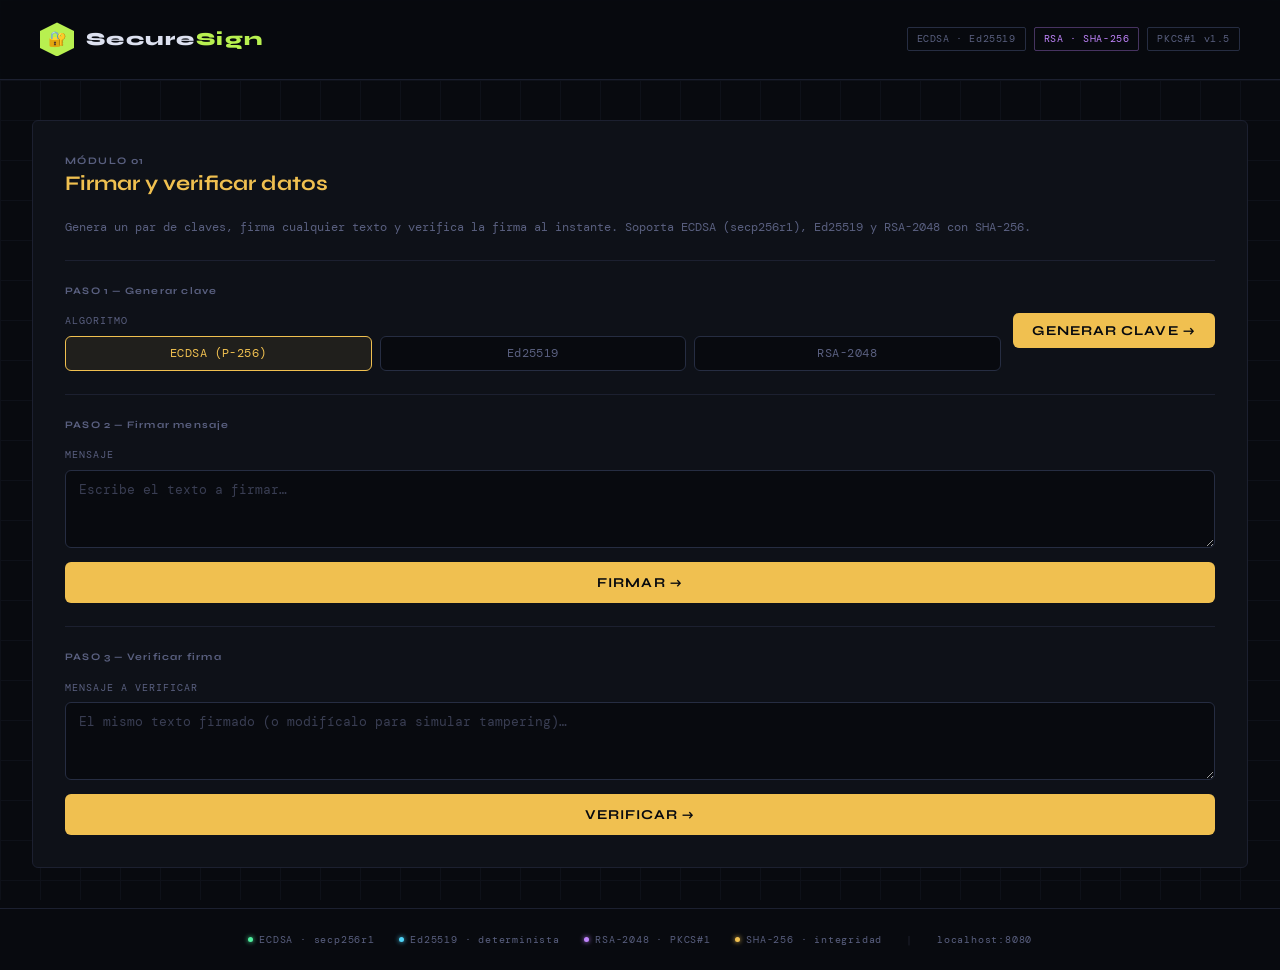
<file: src/main/resources/static/Index.html>
<!DOCTYPE html>
<html lang="es">
<head>
    <meta charset="UTF-8"/>
    <meta name="viewport" content="width=device-width, initial-scale=1.0"/>
    <title>SecureSign</title>
    <link rel="preconnect" href="https://fonts.googleapis.com"/>
    <link rel="preconnect" href="https://fonts.gstatic.com" crossorigin/>
    <link href="https://fonts.googleapis.com/css2?family=DM+Mono:ital,wght@0,300;0,400;0,500;1,400&family=Syne:wght@400;700;800&display=swap"
          rel="stylesheet"/>
    <link rel="stylesheet" href="style.css">
</head>
<body>

<header>
    <div class="logo">
        <div class="logo-icon">🔐</div>
        <div>
            <div class="logo-text">Secure<span>Sign</span></div>
        </div>
    </div>
    <div class="header-tags">
        <span class="tag">ECDSA · Ed25519</span>
        <span class="tag tag-rsa">RSA · SHA-256</span>
        <span class="tag">PKCS#1 v1.5</span>
    </div>
</header>

<main>

    <!-- ══════════════════════════════════════════════════════════
         MÓDULO 01 — Firma y verificación (ECDSA / Ed25519)
    ══════════════════════════════════════════════════════════ -->
    <div class="panel panel-sign" id="panel-sign">
        <div>
            <div class="panel-num">MÓDULO 01</div>
            <div class="panel-title sign">Firmar y verificar datos</div>
        </div>
        <p class="panel-desc">
            Genera un par de claves, firma cualquier texto y verifica la firma al instante.
            Soporta ECDSA (secp256r1), Ed25519 y RSA-2048 con SHA-256.
        </p>

        <div class="divider"></div>

        <!-- Paso 1: generar clave -->
        <div class="sign-step">
            <div class="step-label">PASO 1 — Generar clave</div>
            <div class="sign-row">
                <div class="field" style="flex:1">
                    <label>Algoritmo</label>
                    <div class="algo-group">
                        <button class="algo-btn sign-algo active" id="btn-sign-ecdsa" onclick="selectAlgoSign('ECDSA')">ECDSA (P-256)</button>
                        <button class="algo-btn sign-algo" id="btn-sign-ed25519" onclick="selectAlgoSign('Ed25519')">Ed25519</button>
                        <button class="algo-btn sign-algo" id="btn-sign-rsa" onclick="selectAlgoSign('RSA')">RSA-2048</button>
                    </div>
                </div>
                <div style="display:flex;align-items:flex-end">
                    <button class="btn-primary btn-sign" id="btn-generar-clave" onclick="generarClave()"
                            style="width:auto;padding:.55rem 1.2rem;white-space:nowrap">
                        GENERAR CLAVE →
                    </button>
                </div>
            </div>
            <div class="result-area" id="gen-key-result"></div>
            <div class="sign-key-block" id="sign-key-block">
                <div class="key-meta">Key ID: <span id="sign-meta-keyid">—</span> &nbsp;·&nbsp; Algoritmo: <span
                        id="sign-meta-algo">—</span></div>
                <div class="key-pub-wrap">
                    <div class="key-pub-label">CLAVE PÚBLICA (Base64)</div>
                    <div class="key-pub-value" id="sign-pubkey">—</div>
                </div>
            </div>
        </div>

        <div class="divider"></div>

        <!-- Paso 2: firmar -->
        <div class="sign-step">
            <div class="step-label">PASO 2 — Firmar mensaje</div>
            <div class="field">
                <label>Mensaje</label>
                <textarea id="sign-msg" rows="3" placeholder="Escribe el texto a firmar…"></textarea>
            </div>
            <button class="btn-primary btn-sign" id="btn-firmar" onclick="firmarMensaje()">FIRMAR →</button>
            <div class="result-area" id="sign-result"></div>
            <div class="sign-sig-block" id="sign-sig-block">
                <div class="key-pub-label">SHA-256 DEL MENSAJE (hex)</div>
                <div class="key-pub-value" id="sign-datahash">—</div>
                <div class="key-pub-label" style="margin-top:.75rem">FIRMA (Base64)</div>
                <div class="key-pub-value" id="sign-signature">—</div>
            </div>
        </div>

        <div class="divider"></div>

        <!-- Paso 3: verificar -->
        <div class="sign-step">
            <div class="step-label">PASO 3 — Verificar firma</div>
            <div class="field">
                <label>Mensaje a verificar</label>
                <textarea id="ver-msg" rows="3"
                          placeholder="El mismo texto firmado (o modifícalo para simular tampering)…"></textarea>
            </div>
            <button class="btn-primary btn-sign" id="btn-verificar-sign" onclick="verificarFirma()">VERIFICAR →</button>
            <div class="result-area" id="ver-sign-result"></div>
        </div>
    </div>



</main>

<footer>
    <span class="footer-tag"><span class="dot green"></span>ECDSA · secp256r1</span>
    <span class="footer-tag"><span class="dot blue"></span>Ed25519 · determinista</span>
    <span class="footer-tag"><span class="dot purple"></span>RSA-2048 · PKCS#1</span>
    <span class="footer-tag"><span class="dot yellow"></span>SHA-256 · integridad</span>
    <span class="footer-tag" style="opacity:.3">|</span>
    <span class="footer-tag">localhost:8080</span>
</footer>

<script>
    const API = 'http://localhost:8080';

    function showResult(id, type, msg) {
        const el = document.getElementById(id);
        el.className = 'result-area show ' + type;
        el.textContent = msg;
    }

    function hideResult(id) {
        document.getElementById(id).className = 'result-area';
    }

    function toB64(str) {
        return btoa(unescape(encodeURIComponent(str)));
    }

    function setBtn(id, disabled, text) {
        const b = document.getElementById(id);
        b.disabled = disabled;
        b.classList.toggle('loading', disabled);
        b.textContent = text;
    }

    // ══════════════════════════════════════════════════════════
    // MÓDULO 01 — ECDSA / Ed25519
    // ══════════════════════════════════════════════════════════

    let selectedAlgoSign = 'ECDSA';
    let signKeyId        = null;
    let signAlgorithm    = null;
    let lastSignature    = null;

    function selectAlgoSign(algo) {
        selectedAlgoSign = algo;
        document.getElementById('btn-sign-ecdsa').classList.toggle('active',   algo === 'ECDSA');
        document.getElementById('btn-sign-ed25519').classList.toggle('active', algo === 'Ed25519');
        document.getElementById('btn-sign-rsa').classList.toggle('active',     algo === 'RSA');
    }

    async function generarClave() {
        setBtn('btn-generar-clave', true, 'GENERANDO...');
        hideResult('gen-key-result');
        document.getElementById('sign-key-block').classList.remove('show');

        try {
            const res = await fetch(`${API}/api/keys/generate?algorithm=${selectedAlgoSign}`, { method: 'POST' });
            if (!res.ok) throw new Error((await res.json().catch(() => ({}))).error || `HTTP ${res.status}`);
            const data = await res.json();
            signKeyId     = data.keyId;
            signAlgorithm = data.algorithm;

            const res2  = await fetch(`${API}/api/keys/${signKeyId}`);
            const kinfo = await res2.json();

            document.getElementById('sign-meta-keyid').textContent = signKeyId;
            document.getElementById('sign-meta-algo').textContent  = signAlgorithm;
            document.getElementById('sign-pubkey').textContent     = kinfo.publicKey || '—';
            document.getElementById('sign-key-block').classList.add('show');
            showResult('gen-key-result', 'success', `✓ Par de claves ${signAlgorithm} generado correctamente.`);
        } catch (e) {
            showResult('gen-key-result', 'error', '✗ ' + e.message);
        }

        setBtn('btn-generar-clave', false, 'GENERAR CLAVE →');
    }

    async function firmarMensaje() {
        if (!signKeyId) { showResult('sign-result', 'error', '✗ Genera primero un par de claves (Paso 1).'); return; }
        const msg = document.getElementById('sign-msg').value.trim();
        if (!msg)       { showResult('sign-result', 'error', '✗ Escribe un mensaje antes de firmar.');       return; }

        setBtn('btn-firmar', true, 'FIRMANDO...');
        document.getElementById('sign-sig-block').classList.remove('show');
        hideResult('sign-result');

        try {
            const res = await fetch(`${API}/api/sign`, {
                method: 'POST',
                headers: { 'Content-Type': 'application/json' },
                body: JSON.stringify({ keyId: signKeyId, algorithm: signAlgorithm, data: msg })
            });
            if (!res.ok) throw new Error((await res.json().catch(() => ({}))).error || `HTTP ${res.status}`);
            const data = await res.json();

            lastSignature = data.signature;
            document.getElementById('sign-datahash').textContent  = data.dataHash;
            document.getElementById('sign-signature').textContent = lastSignature;
            document.getElementById('sign-sig-block').classList.add('show');
            document.getElementById('ver-msg').value = msg;
            showResult('sign-result', 'success', `✓ Mensaje firmado con ${signAlgorithm}.`);
        } catch (e) {
            showResult('sign-result', 'error', '✗ ' + e.message);
        }

        setBtn('btn-firmar', false, 'FIRMAR →');
    }

    async function verificarFirma() {
        if (!signKeyId || !lastSignature) {
            showResult('ver-sign-result', 'error', '✗ Completa los pasos 1 y 2 primero.'); return;
        }
        const msg = document.getElementById('ver-msg').value.trim();
        if (!msg) { showResult('ver-sign-result', 'error', '✗ Escribe el mensaje a verificar.'); return; }

        setBtn('btn-verificar-sign', true, 'VERIFICANDO...');
        hideResult('ver-sign-result');

        try {
            const res = await fetch(`${API}/api/verify`, {
                method: 'POST',
                headers: { 'Content-Type': 'application/json' },
                body: JSON.stringify({ keyId: signKeyId, algorithm: signAlgorithm, data: msg, signature: lastSignature })
            });
            if (!res.ok) throw new Error((await res.json().catch(() => ({}))).error || `HTTP ${res.status}`);
            const data = await res.json();
            showResult('ver-sign-result',
                data.valid ? 'success' : 'error',
                data.valid
                    ? '✓ Firma válida — el mensaje es auténtico e íntegro.'
                    : '✗ Firma inválida — el mensaje fue alterado o la clave no corresponde.');
        } catch (e) {
            showResult('ver-sign-result', 'error', '✗ ' + e.message);
        }

        setBtn('btn-verificar-sign', false, 'VERIFICAR →');
    }

    // ══════════════════════════════════════════════════════════
    // MÓDULO 02 — RSA
    // ══════════════════════════════════════════════════════════

    let rsaKeyId       = null;
    let rsaSignatureB64 = null;

    async function generarClaveRsa() {
        setBtn('btn-gen-rsa', true, 'GENERANDO RSA-2048...');
        hideResult('rsa-gen-result');
        document.getElementById('rsa-key-block').classList.remove('show');

        try {
            // 1. Generar clave
            const res = await fetch(`${API}/api/keys/generate?algorithm=RSA`, { method: 'POST' });
            if (!res.ok) throw new Error((await res.json().catch(() => ({}))).error || `HTTP ${res.status}`);
            const data = await res.json();
            rsaKeyId = data.keyId;

            // 2. Obtener parámetros matemáticos RSA
            const res2   = await fetch(`${API}/api/keys/${rsaKeyId}/rsa-details`);
            if (!res2.ok) throw new Error(`HTTP ${res2.status} al obtener detalles RSA`);
            const detail = await res2.json();

            document.getElementById('rsa-meta-keyid').textContent  = rsaKeyId;
            document.getElementById('rsa-meta-size').textContent   = detail.keySize;
            document.getElementById('rsa-param-e').textContent     = `${detail.publicExponent} (0x${detail.publicExponent.toUpperCase()})`;
            document.getElementById('rsa-pubkey-b64').textContent  = detail.publicKeyB64;
            document.getElementById('rsa-param-n').textContent     = detail.modulus.toUpperCase();
            document.getElementById('rsa-key-block').classList.add('show');

            showResult('rsa-gen-result', 'success', `✓ Par RSA-${detail.keySize} generado. Módulo de ${detail.modulus.length * 4} bits.`);
        } catch (e) {
            showResult('rsa-gen-result', 'error', '✗ ' + e.message);
        }

        setBtn('btn-gen-rsa', false, 'GENERAR PAR RSA →');
    }

    async function firmarRsa() {
        if (!rsaKeyId) { showResult('rsa-sign-result', 'error', '✗ Genera primero un par de claves RSA (Paso 1).'); return; }
        const msg = document.getElementById('rsa-msg').value.trim();
        if (!msg)      { showResult('rsa-sign-result', 'error', '✗ Escribe un mensaje antes de firmar.');            return; }

        setBtn('btn-firmar-rsa', true, 'FIRMANDO...');
        document.getElementById('rsa-sig-block').classList.remove('show');
        hideResult('rsa-sign-result');

        try {
            const res = await fetch(`${API}/api/sign/rsa`, {
                method: 'POST',
                headers: { 'Content-Type': 'application/json' },
                body: JSON.stringify({ keyId: rsaKeyId, data: toB64(msg) })
            });
            if (!res.ok) throw new Error((await res.json().catch(() => ({}))).error || `HTTP ${res.status}`);
            const data = await res.json();

            rsaSignatureB64 = data.signatureB64;

            document.getElementById('rsa-sig-bytes-badge').textContent = `${data.signatureBytes} bytes`;
            document.getElementById('rsa-sig-b64').textContent = data.signatureB64;
            document.getElementById('rsa-sig-hex').textContent = data.signatureHex.toUpperCase();
            document.getElementById('rsa-sig-block').classList.add('show');
            document.getElementById('rsa-ver-msg').value = msg;

            showResult('rsa-sign-result', 'success',
                `✓ Firmado con ${data.hashAlgorithm} + ${data.paddingScheme}. Firma de ${data.signatureBytes} bytes.`);
        } catch (e) {
            showResult('rsa-sign-result', 'error', '✗ ' + e.message);
        }

        setBtn('btn-firmar-rsa', false, 'FIRMAR CON RSA →');
    }

    async function verificarRsa() {
        if (!rsaKeyId || !rsaSignatureB64) {
            showResult('rsa-ver-result', 'error', '✗ Completa los pasos 1 y 2 primero.'); return;
        }
        const msg = document.getElementById('rsa-ver-msg').value.trim();
        if (!msg) { showResult('rsa-ver-result', 'error', '✗ Escribe el mensaje a verificar.'); return; }

        setBtn('btn-verificar-rsa', true, 'VERIFICANDO...');
        hideResult('rsa-ver-result');

        try {
            const res = await fetch(`${API}/api/verify`, {
                method: 'POST',
                headers: { 'Content-Type': 'application/json' },
                body: JSON.stringify({ keyId: rsaKeyId, algorithm: 'RSA', data: toB64(msg), signature: rsaSignatureB64 })
            });
            if (!res.ok) throw new Error((await res.json().catch(() => ({}))).error || `HTTP ${res.status}`);
            const data = await res.json();
            showResult('rsa-ver-result',
                data.valid ? 'success' : 'error',
                data.valid
                    ? '✓ Firma RSA válida — autenticidad e integridad confirmadas.'
                    : '✗ Firma RSA inválida — el mensaje fue alterado o la clave no coincide.');
        } catch (e) {
            showResult('rsa-ver-result', 'error', '✗ ' + e.message);
        }

        setBtn('btn-verificar-rsa', false, 'VERIFICAR →');
    }
</script>
</body>
</html>
</file>
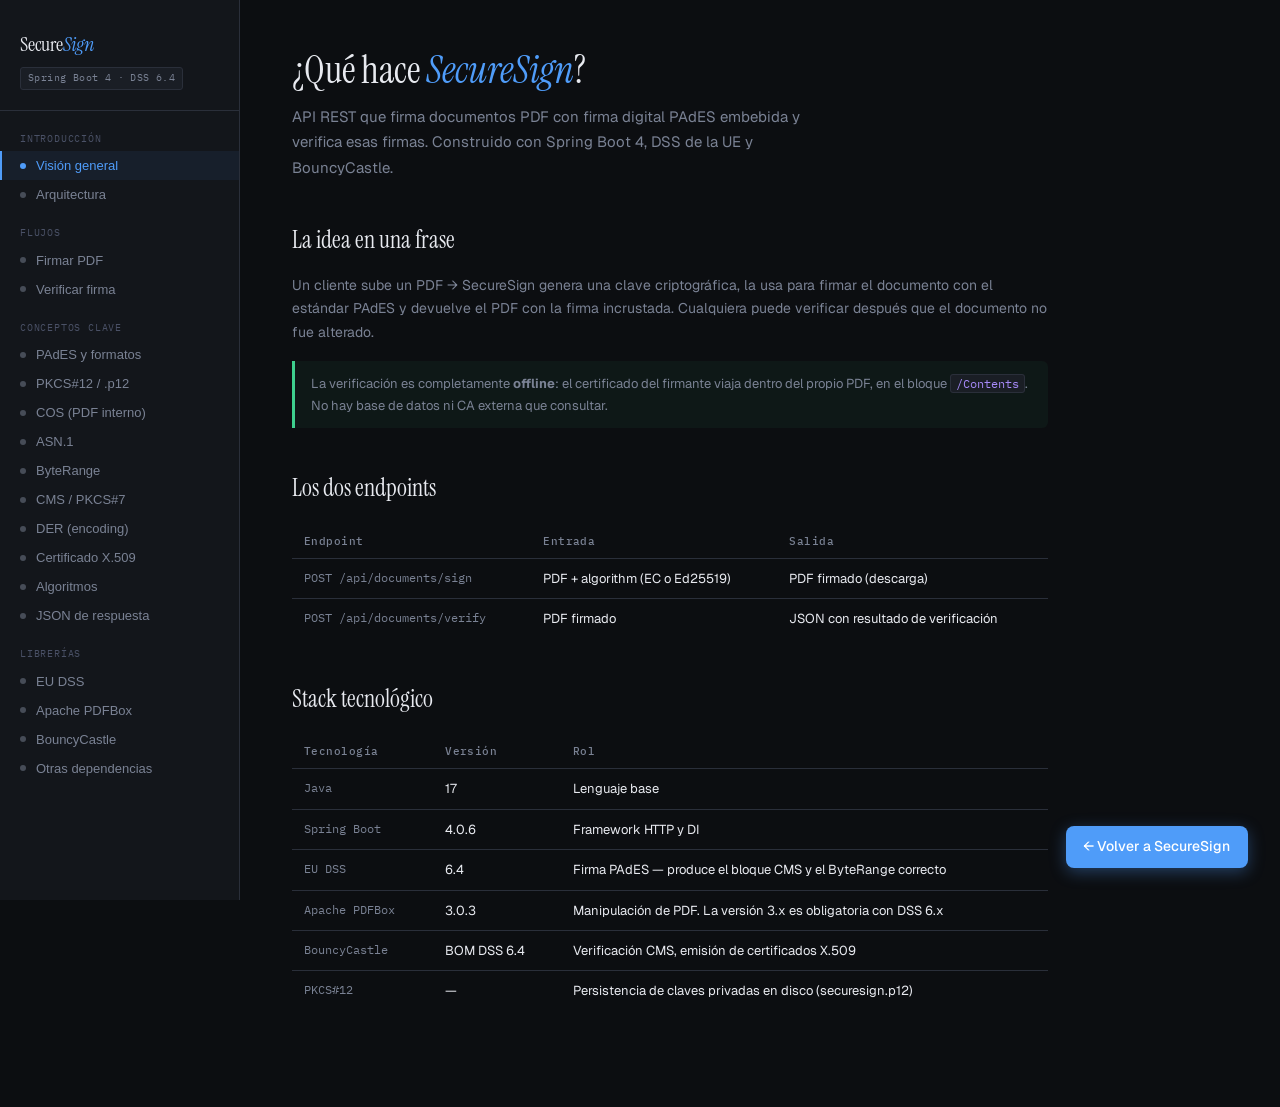
<file: src/main/resources/static/securesign-explicacion.html>
<!DOCTYPE html>
<html lang="es">
<head>
<meta charset="UTF-8"/>
<meta name="viewport" content="width=device-width, initial-scale=1.0"/>
<title>SecureSign — Explicación del Código</title>
<link rel="preconnect" href="https://fonts.googleapis.com">
<link rel="preconnect" href="https://fonts.gstatic.com" crossorigin>
<link href="https://fonts.googleapis.com/css2?family=IBM+Plex+Mono:wght@400;500&family=Instrument+Serif:ital@0;1&family=Geist:wght@300;400;500&display=swap" rel="stylesheet">
<style>
  *, *::before, *::after { box-sizing: border-box; margin: 0; padding: 0; }

  :root {
    --bg:       #0c0e11;
    --bg2:      #13161b;
    --bg3:      #1a1e25;
    --bg4:      #22262f;
    --border:   #2a2f3a;
    --border2:  #353c4a;
    --text:     #e8eaf0;
    --muted:    #7a8294;
    --muted2:   #4a5166;
    --accent:   #4f9cf9;
    --accent2:  #1d6fbf;
    --green:    #3ecf8e;
    --amber:    #f59e0b;
    --red:      #f87171;
    --purple:   #a78bfa;
    --mono:     'IBM Plex Mono', monospace;
    --serif:    'Instrument Serif', serif;
    --sans:     'Geist', sans-serif;
  }

  html { scroll-behavior: smooth; }

  body {
    background: var(--bg);
    color: var(--text);
    font-family: var(--sans);
    font-size: 15px;
    line-height: 1.65;
    min-height: 100vh;
  }

  /* ── SCROLLBAR ── */
  ::-webkit-scrollbar { width: 6px; height: 6px; }
  ::-webkit-scrollbar-track { background: var(--bg); }
  ::-webkit-scrollbar-thumb { background: var(--border2); border-radius: 3px; }

  /* ── LAYOUT ── */
  .shell { display: flex; min-height: 100vh; }

  /* ── SIDEBAR ── */
  .sidebar {
    width: 240px;
    flex-shrink: 0;
    background: var(--bg2);
    border-right: 1px solid var(--border);
    position: sticky;
    top: 0;
    height: 100vh;
    overflow-y: auto;
    display: flex;
    flex-direction: column;
  }

  .sidebar-logo {
    padding: 28px 20px 20px;
    border-bottom: 1px solid var(--border);
  }
  .sidebar-logo .wordmark {
    font-family: var(--serif);
    font-size: 20px;
    color: var(--text);
    letter-spacing: -.01em;
  }
  .sidebar-logo .wordmark em { font-style: italic; color: var(--accent); }
  .sidebar-logo .badge {
    display: inline-block;
    margin-top: 6px;
    font-family: var(--mono);
    font-size: 10px;
    color: var(--muted);
    background: var(--bg3);
    border: 1px solid var(--border);
    padding: 2px 7px;
    border-radius: 3px;
    letter-spacing: .04em;
  }

  .sidebar-nav { padding: 12px 0; flex: 1; }
  .nav-section {
    padding: 8px 20px 4px;
    font-family: var(--mono);
    font-size: 10px;
    color: var(--muted2);
    letter-spacing: .08em;
    text-transform: uppercase;
  }
  .nav-item {
    display: flex;
    align-items: center;
    gap: 10px;
    padding: 7px 20px;
    font-size: 13px;
    color: var(--muted);
    cursor: pointer;
    transition: color .15s, background .15s;
    border: none;
    background: none;
    width: 100%;
    text-align: left;
    text-decoration: none;
    position: relative;
  }
  .nav-item:hover { color: var(--text); background: var(--bg3); }
  .nav-item.active {
    color: var(--accent);
    background: rgba(79, 156, 249, 0.07);
  }
  .nav-item.active::before {
    content: '';
    position: absolute;
    left: 0; top: 0; bottom: 0;
    width: 2px;
    background: var(--accent);
  }
  .nav-dot { width: 6px; height: 6px; border-radius: 50%; background: currentColor; opacity: .5; flex-shrink: 0; }
  .nav-item.active .nav-dot { opacity: 1; }

  /* ── MAIN ── */
  .main { flex: 1; max-width: 860px; padding: 48px 52px 80px; }

  /* ── SECTION ── */
  .section { display: none; }
  .section.active { display: block; }

  /* ── HEADINGS ── */
  .section-hero { margin-bottom: 40px; }
  .section-hero h1 {
    font-family: var(--serif);
    font-size: 38px;
    font-weight: 400;
    line-height: 1.2;
    color: var(--text);
    margin-bottom: 10px;
  }
  .section-hero h1 em { font-style: italic; color: var(--accent); }
  .section-hero p { color: var(--muted); font-size: 15px; max-width: 540px; }

  h2 {
    font-family: var(--serif);
    font-size: 24px;
    font-weight: 400;
    color: var(--text);
    margin-bottom: 14px;
    margin-top: 40px;
  }
  h2:first-child { margin-top: 0; }

  h3 {
    font-size: 13px;
    font-weight: 500;
    color: var(--text);
    margin-bottom: 6px;
    font-family: var(--sans);
  }

  p { color: var(--muted); font-size: 14px; line-height: 1.7; margin-bottom: 12px; }
  p:last-child { margin-bottom: 0; }

  /* ── CODE ── */
  code {
    font-family: var(--mono);
    font-size: 12px;
    background: var(--bg3);
    border: 1px solid var(--border);
    padding: 1px 5px;
    border-radius: 3px;
    color: var(--purple);
  }

  /* ── FLOW DIAGRAM ── */
  .flow-container { margin: 24px 0; }
  .flow-hint { font-family: var(--mono); font-size: 11px; color: var(--muted2); margin-bottom: 14px; }

  .flow { display: flex; flex-direction: column; gap: 0; }
  .flow-node {
    border: 1px solid var(--border);
    border-radius: 8px;
    padding: 14px 18px;
    cursor: pointer;
    transition: border-color .2s, background .2s, transform .15s;
    background: var(--bg2);
    position: relative;
  }
  .flow-node:hover { border-color: var(--border2); background: var(--bg3); transform: translateX(2px); }
  .flow-node.active { border-color: var(--accent); background: rgba(79,156,249,.06); }
  .flow-node .node-label {
    font-size: 13px;
    font-weight: 500;
    color: var(--text);
    font-family: var(--sans);
    display: flex;
    align-items: center;
    gap: 8px;
  }
  .flow-node .node-sub { font-size: 12px; color: var(--muted); margin-top: 3px; font-family: var(--mono); }
  .flow-node .node-tag {
    font-family: var(--mono);
    font-size: 10px;
    padding: 2px 7px;
    border-radius: 3px;
    font-weight: 500;
  }
  .tag-http  { background: rgba(79,156,249,.15); color: var(--accent); border: 1px solid rgba(79,156,249,.25); }
  .tag-svc   { background: rgba(62,207,142,.1);  color: var(--green);  border: 1px solid rgba(62,207,142,.2); }
  .tag-infra { background: rgba(167,139,250,.1); color: var(--purple); border: 1px solid rgba(167,139,250,.2); }
  .tag-dss   { background: rgba(245,158,11,.1);  color: var(--amber);  border: 1px solid rgba(245,158,11,.2); }

  .flow-arrow {
    display: flex;
    align-items: center;
    gap: 0;
    padding: 6px 18px;
    color: var(--muted2);
    font-size: 12px;
    font-family: var(--mono);
  }
  .flow-arrow svg { width: 12px; height: 12px; margin-right: 6px; opacity: .5; }

  .flow-row { display: flex; gap: 10px; }
  .flow-row .flow-node { flex: 1; }
  .flow-connector {
    display: flex; align-items: center; justify-content: center;
    width: 30px; flex-shrink: 0; color: var(--muted2); font-size: 12px; font-family: var(--mono);
  }

  /* ── DETAIL BOX ── */
  .detail {
    margin-top: 20px;
    border: 1px solid var(--border2);
    border-radius: 10px;
    overflow: hidden;
    animation: fadeIn .2s ease;
  }
  @keyframes fadeIn { from { opacity:0; transform:translateY(4px); } to { opacity:1; transform:translateY(0); } }
  .detail-header {
    background: var(--bg3);
    border-bottom: 1px solid var(--border);
    padding: 12px 18px;
    display: flex;
    align-items: center;
    gap: 10px;
  }
  .detail-header h3 { margin: 0; font-size: 13px; }
  .detail-body { padding: 16px 18px; background: var(--bg2); }
  .detail-body p { font-size: 13px; line-height: 1.7; }
  .detail-tags { display: flex; gap: 6px; flex-wrap: wrap; margin-top: 12px; }
  .dtag {
    font-family: var(--mono);
    font-size: 10px;
    padding: 3px 8px;
    border-radius: 3px;
    border: 1px solid var(--border2);
    color: var(--muted);
  }
  .no-selection {
    margin-top: 20px;
    padding: 20px;
    border: 1px dashed var(--border);
    border-radius: 8px;
    text-align: center;
    font-family: var(--mono);
    font-size: 12px;
    color: var(--muted2);
  }

  /* ── TABLE ── */
  .data-table {
    width: 100%;
    border-collapse: collapse;
    font-size: 13px;
    margin: 16px 0;
  }
  .data-table th {
    text-align: left;
    font-size: 11px;
    font-weight: 500;
    color: var(--muted);
    font-family: var(--mono);
    padding: 8px 12px;
    border-bottom: 1px solid var(--border);
    letter-spacing: .04em;
  }
  .data-table td {
    padding: 9px 12px;
    border-bottom: 1px solid var(--border);
    color: var(--text);
    vertical-align: top;
  }
  .data-table tr:last-child td { border-bottom: none; }
  .data-table td:first-child { color: var(--muted); font-family: var(--mono); font-size: 12px; white-space: nowrap; }
  .data-table tr:hover td { background: var(--bg3); }

  /* ── RESPONSE GRID ── */
  .resp-grid {
    display: grid;
    grid-template-columns: 1fr 1fr;
    gap: 8px;
    margin: 16px 0;
  }
  .resp-card {
    border: 1px solid var(--border);
    border-radius: 8px;
    padding: 12px 14px;
    background: var(--bg2);
    transition: border-color .15s;
  }
  .resp-card:hover { border-color: var(--border2); }
  .resp-card.ok  { border-color: rgba(62,207,142,.3); background: rgba(62,207,142,.04); }
  .resp-card.warn { border-color: rgba(245,158,11,.3); background: rgba(245,158,11,.04); }
  .resp-card .rname {
    font-family: var(--mono);
    font-size: 11px;
    color: var(--muted);
    margin-bottom: 4px;
  }
  .resp-card.ok .rname  { color: var(--green); }
  .resp-card.warn .rname { color: var(--amber); }
  .resp-card .rdesc { font-size: 12px; color: var(--muted); line-height: 1.5; }

  /* ── STATUS MATRIX ── */
  .matrix { margin: 16px 0; }
  .matrix-row {
    display: flex;
    align-items: center;
    gap: 0;
    border-bottom: 1px solid var(--border);
    padding: 10px 0;
    font-size: 13px;
  }
  .matrix-row:last-child { border-bottom: none; }
  .matrix-situation { flex: 2; color: var(--text); }
  .matrix-cell { flex: 1; font-family: var(--mono); font-size: 12px; text-align: center; }
  .matrix-reason { flex: 3; font-size: 11px; color: var(--muted); font-family: var(--mono); }
  .ok-val  { color: var(--green); }
  .bad-val { color: var(--red); }
  .matrix-header .matrix-situation,
  .matrix-header .matrix-cell,
  .matrix-header .matrix-reason {
    font-size: 10px;
    font-weight: 500;
    color: var(--muted2);
    letter-spacing: .05em;
    text-transform: uppercase;
    font-family: var(--mono);
  }

  /* ── BYTERANGE VISUALIZER ── */
  .br-visual {
    margin: 20px 0;
    background: var(--bg2);
    border: 1px solid var(--border);
    border-radius: 10px;
    padding: 20px;
  }
  .br-track {
    height: 40px;
    border-radius: 6px;
    background: var(--bg3);
    position: relative;
    overflow: hidden;
    margin-bottom: 10px;
  }
  .br-tramo1 {
    position: absolute; left: 0; top: 0; bottom: 0;
    background: rgba(62,207,142,.25);
    border-right: 2px solid var(--green);
    transition: width .4s cubic-bezier(.4,0,.2,1);
    display: flex; align-items: center; justify-content: center;
  }
  .br-contents {
    position: absolute; top: 0; bottom: 0;
    background: rgba(248,113,113,.2);
    border-left: 2px solid var(--red);
    border-right: 2px solid var(--red);
    transition: left .4s cubic-bezier(.4,0,.2,1), width .4s cubic-bezier(.4,0,.2,1);
    display: flex; align-items: center; justify-content: center;
  }
  .br-tramo2 {
    position: absolute; right: 0; top: 0; bottom: 0;
    background: rgba(79,156,249,.2);
    border-left: 2px solid var(--accent);
    transition: width .4s cubic-bezier(.4,0,.2,1);
    display: flex; align-items: center; justify-content: center;
  }
  .br-label { font-family: var(--mono); font-size: 10px; font-weight: 500; }
  .br-legend { display: flex; gap: 16px; flex-wrap: wrap; }
  .br-leg-item { display: flex; align-items: center; gap: 6px; font-family: var(--mono); font-size: 11px; color: var(--muted); }
  .br-leg-dot { width: 10px; height: 10px; border-radius: 2px; }
  .br-controls { display: flex; gap: 12px; margin-bottom: 14px; align-items: center; }
  .br-slider { flex: 1; accent-color: var(--accent); cursor: pointer; }
  .br-slider-label { font-family: var(--mono); font-size: 11px; color: var(--muted); min-width: 80px; }
  .br-desc { font-size: 12px; color: var(--muted); font-family: var(--mono); margin-top: 10px; line-height: 1.6; }

  /* ── ALGO CARDS ── */
  .algo-grid { display: grid; grid-template-columns: 1fr 1fr; gap: 12px; margin: 16px 0; }
  .algo-card {
    border: 1px solid var(--border);
    border-radius: 10px;
    padding: 18px;
    background: var(--bg2);
  }
  .algo-card .algo-name {
    font-family: var(--mono);
    font-size: 16px;
    font-weight: 500;
    color: var(--text);
    margin-bottom: 8px;
  }
  .algo-card .algo-name span { color: var(--accent); }
  .algo-row { display: flex; justify-content: space-between; align-items: center; padding: 5px 0; border-bottom: 1px solid var(--border); font-size: 12px; }
  .algo-row:last-child { border-bottom: none; }
  .algo-row .akey { color: var(--muted); font-family: var(--mono); font-size: 11px; }
  .algo-row .aval { color: var(--text); font-family: var(--mono); font-size: 11px; }

  /* ── DIVIDER ── */
  .divider { border: none; border-top: 1px solid var(--border); margin: 28px 0; }

  /* ── PILLS ── */
  .pill {
    display: inline-block;
    font-family: var(--mono);
    font-size: 10px;
    padding: 2px 8px;
    border-radius: 20px;
    font-weight: 500;
    letter-spacing: .02em;
  }
  .pill-green { background: rgba(62,207,142,.12); color: var(--green); border: 1px solid rgba(62,207,142,.25); }
  .pill-red   { background: rgba(248,113,113,.12); color: var(--red);   border: 1px solid rgba(248,113,113,.25); }
  .pill-blue  { background: rgba(79,156,249,.12);  color: var(--accent); border: 1px solid rgba(79,156,249,.25); }
  .pill-amber { background: rgba(245,158,11,.12);  color: var(--amber);  border: 1px solid rgba(245,158,11,.25); }

  /* ── CALLOUT ── */
  .callout {
    border-left: 3px solid var(--accent);
    background: rgba(79,156,249,.05);
    padding: 12px 16px;
    border-radius: 0 6px 6px 0;
    margin: 16px 0;
    font-size: 13px;
    color: var(--muted);
    line-height: 1.65;
  }
  .callout.warn { border-color: var(--amber); background: rgba(245,158,11,.05); }
  .callout.ok   { border-color: var(--green); background: rgba(62,207,142,.05); }

  /* ── ARCHITECTURE LAYERS ── */
  .layers { display: flex; flex-direction: column; gap: 0; margin: 20px 0; }
  .layer {
    border: 1px solid var(--border);
    border-radius: 0;
    padding: 12px 18px;
    background: var(--bg2);
    display: flex;
    align-items: center;
    gap: 14px;
  }
  .layer:first-child { border-radius: 8px 8px 0 0; }
  .layer:last-child  { border-radius: 0 0 8px 8px; }
  .layer + .layer { border-top: none; }
  .layer-num { font-family: var(--mono); font-size: 11px; color: var(--muted2); width: 20px; }
  .layer-name { font-size: 13px; font-weight: 500; color: var(--text); min-width: 180px; }
  .layer-files { font-family: var(--mono); font-size: 11px; color: var(--muted); }

  /* ── RESPONSIVE ── */
  @media (max-width: 780px) {
    .sidebar { display: none; }
    .main { padding: 24px 20px 60px; max-width: 100%; }
    .resp-grid { grid-template-columns: 1fr; }
    .algo-grid { grid-template-columns: 1fr; }
    .flow-row { flex-direction: column; }
    .flow-connector { display: none; }
  }

  /* ── MOBILE NAV ── */
  .mobile-nav {
    display: none;
    position: fixed;
    bottom: 0; left: 0; right: 0;
    background: var(--bg2);
    border-top: 1px solid var(--border);
    z-index: 100;
    padding: 8px 12px;
    gap: 4px;
    overflow-x: auto;
  }
  @media (max-width: 780px) { .mobile-nav { display: flex; } }
  .mob-btn {
    font-family: var(--mono);
    font-size: 10px;
    padding: 6px 10px;
    border: 1px solid var(--border);
    border-radius: 4px;
    background: none;
    color: var(--muted);
    cursor: pointer;
    white-space: nowrap;
    flex-shrink: 0;
  }
  .mob-btn.active { color: var(--accent); border-color: var(--accent); }
</style>
</head>
<body>

<div class="shell">

  <!-- ─── SIDEBAR ─── -->
  <aside class="sidebar">
    <div class="sidebar-logo">
      <div class="wordmark">Secure<em>Sign</em></div>
      <div class="badge">Spring Boot 4 · DSS 6.4</div>
    </div>
    <nav class="sidebar-nav">
      <div class="nav-section">Introducción</div>
      <button class="nav-item active" onclick="showSection('overview')">
        <span class="nav-dot"></span> Visión general
      </button>
      <button class="nav-item" onclick="showSection('arquitectura')">
        <span class="nav-dot"></span> Arquitectura
      </button>
      <div class="nav-section" style="margin-top:8px">Flujos</div>
      <button class="nav-item" onclick="showSection('flujo-firma')">
        <span class="nav-dot"></span> Firmar PDF
      </button>
      <button class="nav-item" onclick="showSection('flujo-verify')">
        <span class="nav-dot"></span> Verificar firma
      </button>
      <div class="nav-section" style="margin-top:8px">Conceptos clave</div>
      <button class="nav-item" onclick="showSection('pades')">
        <span class="nav-dot"></span> PAdES y formatos
      </button>
      <button class="nav-item" onclick="showSection('pkcs12')">
        <span class="nav-dot"></span> PKCS#12 / .p12
      </button>
      <button class="nav-item" onclick="showSection('cos')">
        <span class="nav-dot"></span> COS (PDF interno)
      </button>
      <button class="nav-item" onclick="showSection('asn1')">
        <span class="nav-dot"></span> ASN.1
      </button>
      <button class="nav-item" onclick="showSection('byterange')">
        <span class="nav-dot"></span> ByteRange
      </button>
      <button class="nav-item" onclick="showSection('cms')">
        <span class="nav-dot"></span> CMS / PKCS#7
      </button>
      <button class="nav-item" onclick="showSection('der')">
        <span class="nav-dot"></span> DER (encoding)
      </button>
      <button class="nav-item" onclick="showSection('x509')">
        <span class="nav-dot"></span> Certificado X.509
      </button>
      <button class="nav-item" onclick="showSection('algoritmos')">
        <span class="nav-dot"></span> Algoritmos
      </button>
      <button class="nav-item" onclick="showSection('respuesta')">
        <span class="nav-dot"></span> JSON de respuesta
      </button>
      <div class="nav-section" style="margin-top:8px">Librerías</div>
      <button class="nav-item" onclick="showSection('lib-dss')">
        <span class="nav-dot"></span> EU DSS
      </button>
      <button class="nav-item" onclick="showSection('lib-pdfbox')">
        <span class="nav-dot"></span> Apache PDFBox
      </button>
      <button class="nav-item" onclick="showSection('lib-bc')">
        <span class="nav-dot"></span> BouncyCastle
      </button>
      <button class="nav-item" onclick="showSection('lib-otras')">
        <span class="nav-dot"></span> Otras dependencias
      </button>
    </nav>
  </aside>

  <!-- ─── MAIN ─── -->
  <main class="main">

    <!-- ══ OVERVIEW ══ -->
    <section id="overview" class="section active">
      <div class="section-hero">
        <h1>¿Qué hace <em>SecureSign</em>?</h1>
        <p>API REST que firma documentos PDF con firma digital PAdES embebida y verifica esas firmas. Construido con Spring Boot 4, DSS de la UE y BouncyCastle.</p>
      </div>

      <h2>La idea en una frase</h2>
      <p>Un cliente sube un PDF → SecureSign genera una clave criptográfica, la usa para firmar el documento con el estándar PAdES y devuelve el PDF con la firma incrustada. Cualquiera puede verificar después que el documento no fue alterado.</p>

      <div class="callout ok">
        La verificación es completamente <strong>offline</strong>: el certificado del firmante viaja dentro del propio PDF, en el bloque <code>/Contents</code>. No hay base de datos ni CA externa que consultar.
      </div>

      <h2>Los dos endpoints</h2>
      <table class="data-table">
        <thead><tr><th>Endpoint</th><th>Entrada</th><th>Salida</th></tr></thead>
        <tbody>
          <tr><td>POST /api/documents/sign</td><td>PDF + algorithm (EC o Ed25519)</td><td>PDF firmado (descarga)</td></tr>
          <tr><td>POST /api/documents/verify</td><td>PDF firmado</td><td>JSON con resultado de verificación</td></tr>
        </tbody>
      </table>

      <h2>Stack tecnológico</h2>
      <table class="data-table">
        <thead><tr><th>Tecnología</th><th>Versión</th><th>Rol</th></tr></thead>
        <tbody>
          <tr><td>Java</td><td>17</td><td>Lenguaje base</td></tr>
          <tr><td>Spring Boot</td><td>4.0.6</td><td>Framework HTTP y DI</td></tr>
          <tr><td>EU DSS</td><td>6.4</td><td>Firma PAdES — produce el bloque CMS y el ByteRange correcto</td></tr>
          <tr><td>Apache PDFBox</td><td>3.0.3</td><td>Manipulación de PDF. La versión 3.x es obligatoria con DSS 6.x</td></tr>
          <tr><td>BouncyCastle</td><td>BOM DSS 6.4</td><td>Verificación CMS, emisión de certificados X.509</td></tr>
          <tr><td>PKCS#12</td><td>—</td><td>Persistencia de claves privadas en disco (securesign.p12)</td></tr>
        </tbody>
      </table>
    </section>

    <!-- ══ ARQUITECTURA ══ -->
    <section id="arquitectura" class="section">
      <div class="section-hero">
        <h1>Arquitectura en <em>capas</em></h1>
        <p>El proyecto sigue la separación estándar de Spring Boot: HTTP → Controller → Service → Infraestructura.</p>
      </div>

      <div class="layers">
        <div class="layer">
          <div class="layer-num">1</div>
          <div class="layer-name">HTTP / Controller</div>
          <div class="layer-files">DocumentController.java</div>
        </div>
        <div class="layer">
          <div class="layer-num">2</div>
          <div class="layer-name">Orquestación</div>
          <div class="layer-files">DocumentService.java</div>
        </div>
        <div class="layer">
          <div class="layer-num">3</div>
          <div class="layer-name">Lógica de dominio</div>
          <div class="layer-files">SignatureService · VerificationService · KeyManagementService · CertificateX509Service</div>
        </div>
        <div class="layer">
          <div class="layer-num">4</div>
          <div class="layer-name">Infraestructura</div>
          <div class="layer-files">KeyStoreService (PKCS#12 en disco) · ByteRangeExtractor</div>
        </div>
        <div class="layer">
          <div class="layer-num">5</div>
          <div class="layer-name">Librerías externas</div>
          <div class="layer-files">DSS 6.4 · PDFBox 3.x · BouncyCastle</div>
        </div>
      </div>

      <h2>Regla de dependencias</h2>
      <p>Las capas superiores dependen de las inferiores, nunca al revés. El Controller no sabe nada de criptografía; los servicios de dominio no saben nada de HTTP.</p>

      <div class="callout">
        <strong>DocumentController</strong> solo extrae el <code>MultipartFile</code> y construye el <code>ResponseEntity</code>. Toda la lógica de negocio está en los servicios — el controlador no toma ninguna decisión criptográfica.
      </div>

      <h2>Configuración relevante</h2>
      <table class="data-table">
        <thead><tr><th>Clave</th><th>Por defecto</th><th>Significado</th></tr></thead>
        <tbody>
          <tr><td>securesign.keystore-path</td><td>securesign.p12</td><td>Ruta del archivo PKCS#12 en disco</td></tr>
          <tr><td>securesign.keystore-password</td><td><em>(obligatorio)</em></td><td>Contraseña del KeyStore. Inyectada vía <code>SECURESIGN_KEYSTORE_PASSWORD</code></td></tr>
          <tr><td>server.port</td><td>8080</td><td>Puerto HTTP</td></tr>
        </tbody>
      </table>
    </section>

    <!-- ══ FLUJO FIRMA ══ -->
    <section id="flujo-firma" class="section">
      <div class="section-hero">
        <h1>Flujo: <em>firmar</em> un PDF</h1>
        <p>Haz clic en cada componente para ver qué hace exactamente.</p>
      </div>

      <div class="flow-container">
        <div class="flow-hint">// POST /api/documents/sign — multipart/form-data</div>
        <div class="flow">

          <div class="flow-node" id="fn-http" onclick="flowDetail('firma','http')">
            <div class="node-label">
              <span class="node-tag tag-http">HTTP</span>
              POST /api/documents/sign
            </div>
            <div class="node-sub">file: PDF · algorithm: "EC" | "Ed25519"</div>
          </div>

          <div class="flow-arrow">
            <svg viewBox="0 0 12 16" fill="none"><path d="M6 1v14M1 10l5 5 5-5" stroke="currentColor" stroke-width="1.5" stroke-linecap="round" stroke-linejoin="round"/></svg>
            delega
          </div>

          <div class="flow-node" id="fn-ctrl" onclick="flowDetail('firma','ctrl')">
            <div class="node-label">
              <span class="node-tag tag-svc">Controller</span>
              DocumentController.generate()
            </div>
            <div class="node-sub">Extrae bytes + algorithm → llama a DocumentService</div>
          </div>

          <div class="flow-arrow">
            <svg viewBox="0 0 12 16" fill="none"><path d="M6 1v14M1 10l5 5 5-5" stroke="currentColor" stroke-width="1.5" stroke-linecap="round" stroke-linejoin="round"/></svg>
            orquesta
          </div>

          <div class="flow-node" id="fn-docsvc" onclick="flowDetail('firma','docsvc')">
            <div class="node-label">
              <span class="node-tag tag-svc">Service</span>
              DocumentService.firmarDocumento()
            </div>
            <div class="node-sub">genera clave → obtiene cert → firma</div>
          </div>

          <div class="flow-arrow">
            <svg viewBox="0 0 12 16" fill="none"><path d="M6 1v14M1 10l5 5 5-5" stroke="currentColor" stroke-width="1.5" stroke-linecap="round" stroke-linejoin="round"/></svg>
            genera clave
          </div>

          <div class="flow-row">
            <div class="flow-node" id="fn-keymgmt" onclick="flowDetail('firma','keymgmt')">
              <div class="node-label">
                <span class="node-tag tag-svc">Service</span>
                KeyManagementService
              </div>
              <div class="node-sub">Genera par EC/Ed25519 + cert X.509</div>
            </div>
            <div class="flow-connector">→</div>
            <div class="flow-node" id="fn-keystore" onclick="flowDetail('firma','keystore')">
              <div class="node-label">
                <span class="node-tag tag-infra">Infra</span>
                KeyStoreService
              </div>
              <div class="node-sub">Persiste en securesign.p12</div>
            </div>
          </div>

          <div class="flow-arrow">
            <svg viewBox="0 0 12 16" fill="none"><path d="M6 1v14M1 10l5 5 5-5" stroke="currentColor" stroke-width="1.5" stroke-linecap="round" stroke-linejoin="round"/></svg>
            genera cert y firma
          </div>

          <div class="flow-row">
            <div class="flow-node" id="fn-certx509" onclick="flowDetail('firma','certx509')">
              <div class="node-label">
                <span class="node-tag tag-infra">BC</span>
                CertificateX509Service
              </div>
              <div class="node-sub">X.509v3 autofirmado con BouncyCastle</div>
            </div>
            <div class="flow-connector">→</div>
            <div class="flow-node" id="fn-sigsvc" onclick="flowDetail('firma','sigsvc')">
              <div class="node-label">
                <span class="node-tag tag-dss">DSS</span>
                SignatureService.firmarPdf()
              </div>
              <div class="node-sub">PAdES Baseline-B con DSS + PDFBox 3.x</div>
            </div>
          </div>

          <div class="flow-arrow">
            <svg viewBox="0 0 12 16" fill="none"><path d="M6 1v14M1 10l5 5 5-5" stroke="currentColor" stroke-width="1.5" stroke-linecap="round" stroke-linejoin="round"/></svg>
            responde
          </div>

          <div class="flow-node" id="fn-resp" onclick="flowDetail('firma','resp')">
            <div class="node-label">
              <span class="node-tag tag-http">HTTP 200</span>
              application/pdf — PDF firmado
            </div>
            <div class="node-sub">Firma PAdES embebida en /Contents · descarga directa</div>
          </div>

        </div>
        <div id="detail-firma"><div class="no-selection">← Haz clic en un nodo para ver su detalle</div></div>
      </div>
    </section>

    <!-- ══ FLUJO VERIFICAR ══ -->
    <section id="flujo-verify" class="section">
      <div class="section-hero">
        <h1>Flujo: <em>verificar</em> una firma</h1>
        <p>Haz clic en cada componente para entender qué comprueba.</p>
      </div>

      <div class="flow-container">
        <div class="flow-hint">// POST /api/documents/verify — multipart/form-data</div>
        <div class="flow">

          <div class="flow-node" id="vn-http" onclick="flowDetail('verify','http')">
            <div class="node-label">
              <span class="node-tag tag-http">HTTP</span>
              POST /api/documents/verify
            </div>
            <div class="node-sub">file: PDF firmado (sin parámetros adicionales)</div>
          </div>

          <div class="flow-arrow"><svg viewBox="0 0 12 16" fill="none"><path d="M6 1v14M1 10l5 5 5-5" stroke="currentColor" stroke-width="1.5" stroke-linecap="round" stroke-linejoin="round"/></svg> delega</div>

          <div class="flow-node" id="vn-ctrl" onclick="flowDetail('verify','ctrl')">
            <div class="node-label"><span class="node-tag tag-svc">Controller</span> DocumentController.verify()</div>
            <div class="node-sub">Extrae bytes → llama a VerificationService</div>
          </div>

          <div class="flow-arrow"><svg viewBox="0 0 12 16" fill="none"><path d="M6 1v14M1 10l5 5 5-5" stroke="currentColor" stroke-width="1.5" stroke-linecap="round" stroke-linejoin="round"/></svg> parsea PDF</div>

          <div class="flow-node" id="vn-byre" onclick="flowDetail('verify','byre')">
            <div class="node-label"><span class="node-tag tag-infra">Util</span> ByteRangeExtractor.extraer()</div>
            <div class="node-sub">Lee /ByteRange, extrae bytes firmados y bloque CMS DER</div>
          </div>

          <div class="flow-arrow"><svg viewBox="0 0 12 16" fill="none"><path d="M6 1v14M1 10l5 5 5-5" stroke="currentColor" stroke-width="1.5" stroke-linecap="round" stroke-linejoin="round"/></svg> parsea CMS</div>

          <div class="flow-node" id="vn-cms" onclick="flowDetail('verify','cms')">
            <div class="node-label"><span class="node-tag tag-infra">BC</span> CMSSignedData</div>
            <div class="node-sub">Parsea DER → certificado X.509 + SignerInfo</div>
          </div>

          <div class="flow-arrow"><svg viewBox="0 0 12 16" fill="none"><path d="M6 1v14M1 10l5 5 5-5" stroke="currentColor" stroke-width="1.5" stroke-linecap="round" stroke-linejoin="round"/></svg> verifica</div>

          <div class="flow-row">
            <div class="flow-node" id="vn-cert" onclick="flowDetail('verify','cert')">
              <div class="node-label"><span class="node-tag tag-infra">X.509</span> Certificado</div>
              <div class="node-sub">Subject, vigencia, algoritmo</div>
            </div>
            <div class="flow-connector">+</div>
            <div class="flow-node" id="vn-sig" onclick="flowDetail('verify','sig')">
              <div class="node-label"><span class="node-tag tag-dss">Crypto</span> SignerInformation.verify()</div>
              <div class="node-sub">Hash del doc vs valor de firma</div>
            </div>
          </div>

          <div class="flow-arrow"><svg viewBox="0 0 12 16" fill="none"><path d="M6 1v14M1 10l5 5 5-5" stroke="currentColor" stroke-width="1.5" stroke-linecap="round" stroke-linejoin="round"/></svg> responde</div>

          <div class="flow-node" id="vn-resp" onclick="flowDetail('verify','resp')">
            <div class="node-label"><span class="node-tag tag-http">HTTP 200</span> VerificationResultResponse (JSON)</div>
            <div class="node-sub">valid · firmaValida · certificadoVigente · subject · algoritmo…</div>
          </div>

        </div>
        <div id="detail-verify"><div class="no-selection">← Haz clic en un nodo para ver su detalle</div></div>
      </div>
    </section>

    <!-- ══ PADES ══ -->
    <section id="pades" class="section">
      <div class="section-hero">
        <h1>PAdES — <em>PDF Advanced Electronic Signatures</em></h1>
        <p>El estándar europeo que define cómo incrustar firmas digitales avanzadas dentro de un documento PDF. Es el formato que produce y verifica SecureSign.</p>
      </div>

      <h2>¿Qué es PAdES?</h2>
      <p>PAdES (ETSI EN 319 102 / TS 102 778) es el perfil de firma electrónica avanzada sobre PDF definido por el ETSI (Instituto Europeo de Normas de Telecomunicaciones) y reconocido por el reglamento eIDAS de la Unión Europea. Especifica exactamente cómo estructurar, empaquetar e identificar una firma dentro de un PDF para que sea interoperable, auditable y legalmente válida en todos los estados miembros de la UE.</p>

      <div class="callout">
        PAdES no inventa un nuevo formato de firma: usa <strong>CMS/PKCS#7</strong> como contenedor criptográfico y <strong>el propio PDF</strong> como sobre exterior. Lo que PAdES define es <em>cómo</em> incrustar ese CMS dentro del PDF de forma estándar e interoperable.
      </div>

      <h2>PAdES vs. otros formatos de firma</h2>
      <table class="data-table">
        <thead><tr><th>Formato</th><th>Documento base</th><th>Contenedor criptográfico</th><th>Uso típico</th></tr></thead>
        <tbody>
          <tr><td><strong>PAdES</strong></td><td>PDF</td><td>CMS / PKCS#7</td><td>Facturas electrónicas, contratos, documentos legales en PDF</td></tr>
          <tr><td>XAdES</td><td>XML</td><td>XML-DSig</td><td>Facturas XML, mensajes SOAP, documentos estructurados</td></tr>
          <tr><td>CAdES</td><td>Cualquier binario</td><td>CMS / PKCS#7</td><td>Correos, archivos genéricos, software</td></tr>
          <tr><td>JAdES</td><td>JSON</td><td>JSON Web Signature (JWS)</td><td>APIs REST, tokens firmados</td></tr>
          <tr><td>ASiC</td><td>Contenedor ZIP</td><td>XAdES o CAdES</td><td>Múltiples documentos firmados juntos</td></tr>
        </tbody>
      </table>

      <h2>Niveles de conformidad PAdES</h2>
      <p>PAdES define cuatro niveles progresivos. Cada nivel incluye todo lo del anterior más información adicional para garantizar la validez a largo plazo:</p>
      <table class="data-table">
        <thead><tr><th>Nivel</th><th>Nombre completo</th><th>Qué añade</th><th>SecureSign</th></tr></thead>
        <tbody>
          <tr><td><strong>B</strong></td><td>Baseline</td><td>Firma CMS básica con certificado embebido. Sin sello de tiempo.</td><td><span class="pill pill-green">Implementado</span></td></tr>
          <tr><td>T</td><td>Timestamp</td><td>Sello de tiempo de una TSA (Trusted Stamp Authority) sobre la firma.</td><td><span class="pill pill-red">No incluido</span></td></tr>
          <tr><td>LT</td><td>Long-Term</td><td>Datos de revocación (CRL / OCSP) embebidos para validación offline futura.</td><td><span class="pill pill-red">No incluido</span></td></tr>
          <tr><td>LTA</td><td>Long-Term Archival</td><td>Sellos de tiempo adicionales sobre los datos de revocación. Validez de décadas.</td><td><span class="pill pill-red">No incluido</span></td></tr>
        </tbody>
      </table>

      <div class="callout warn">
        <strong>Baseline-B es suficiente para demostrar integridad</strong>, pero no prueba <em>cuándo</em> se firmó (sin TSA, el reloj del firmante es la única referencia). Para uso legal o archival se recomienda al menos el nivel T.
      </div>

      <h2>Packaging: ENVELOPED</h2>
      <p>PAdES siempre usa packaging <strong>ENVELOPED</strong>: la firma (el CMS) se incrusta <em>dentro</em> del propio PDF, en el campo <code>/Contents</code> del diccionario de firma. Esto contrasta con packaging <em>detached</em> (firma en archivo separado) o <em>enveloping</em> (el documento dentro de la firma). La ventaja del packaging ENVELOPED es que el archivo PDF es autónomo: lo contiene todo.</p>

      <h2>Estructura de un PDF firmado con PAdES</h2>
      <div class="callout">
        Un PDF firmado PAdES tiene estos elementos en su estructura interna (árbol COS):<br><br>
        <code>/AcroForm → /Fields → [campo de firma]</code><br>
        <code>/SigFlags = 3</code> — indica que el PDF contiene una firma<br>
        <code>/ByteRange = [0, t1, t2, t3]</code> — offsets de los bytes firmados<br>
        <code>/Contents = &lt;DER hex&gt;</code> — el bloque CMS codificado en hex ASCII<br>
        <code>/SubFilter = /ETSI.CAdES.detached</code> — identifica el perfil PAdES
      </div>

      <h2>El campo /SubFilter</h2>
      <p>El <code>/SubFilter</code> dentro del diccionario de firma identifica el estándar exacto. DSS escribe <code>/ETSI.CAdES.detached</code> para PAdES Baseline. Otros valores posibles son <code>/adbe.pkcs7.detached</code> (formato Adobe propietario) o <code>/adbe.pkcs7.sha1</code> (obsoleto). Los verificadores PAdES solo aceptan el valor ETSI.</p>
    </section>

    <!-- ══ PKCS12 ══ -->
    <section id="pkcs12" class="section">
      <div class="section-hero">
        <h1>PKCS#12 — <em>el archivo .p12</em></h1>
        <p>El formato estándar para almacenar claves privadas y certificados juntos, protegidos por contraseña. Es la "billetera criptográfica" de SecureSign.</p>
      </div>

      <h2>¿Qué es PKCS#12?</h2>
      <p>PKCS#12 (RFC 7292, también conocido como PFX) es un formato de archivo binario que empaqueta en un solo contenedor protegido por contraseña: una o varias <strong>claves privadas</strong>, sus <strong>certificados X.509</strong> asociados y opcionalmente la cadena completa de certificados de confianza. Las extensiones de archivo habituales son <code>.p12</code> y <code>.pfx</code> (este último viene del mundo Windows/IIS).</p>

      <div class="callout">
        Internamente, un archivo <code>.p12</code> es una estructura ASN.1 DER que contiene <em>SafeBags</em>: bolsas de contenido que pueden ser <code>KeyBag</code> (clave privada), <code>CertBag</code> (certificado) o <code>PKCS8ShroudedKeyBag</code> (clave privada cifrada). Todo el conjunto se protege con una MAC y con cifrado basado en contraseña (PBE).
      </div>

      <h2>PKCS#12 en SecureSign</h2>
      <p>SecureSign mantiene un único archivo <code>securesign.p12</code> en disco. Cada vez que se firma un documento, se genera un nuevo par de claves con un alias UUID y se almacena en este archivo. El archivo crece con el tiempo, acumulando todas las claves históricas.</p>

      <table class="data-table">
        <thead><tr><th>Operación</th><th>Clase</th><th>Método JDK</th></tr></thead>
        <tbody>
          <tr><td>Crear vacío</td><td><code>KeyStoreService</code></td><td><code>KeyStore.getInstance("PKCS12")</code> + <code>load(null, password)</code></td></tr>
          <tr><td>Cargar desde disco</td><td><code>KeyStoreService</code></td><td><code>load(FileInputStream, password)</code></td></tr>
          <tr><td>Guardar entrada</td><td><code>KeyStoreService</code></td><td><code>setKeyEntry(alias, privateKey, password, certChain)</code></td></tr>
          <tr><td>Guardar a disco</td><td><code>KeyStoreService</code></td><td><code>store(FileOutputStream, password)</code></td></tr>
          <tr><td>Leer clave privada</td><td><code>KeyManagementService</code></td><td><code>getKey(alias, password)</code></td></tr>
          <tr><td>Leer certificado</td><td><code>KeyManagementService</code></td><td><code>getCertificate(alias)</code></td></tr>
        </tbody>
      </table>

      <h2>Protección de la contraseña</h2>
      <p>La contraseña del PKCS#12 nunca se escribe en <code>application.properties</code> directamente. Se inyecta desde la variable de entorno <code>SECURESIGN_KEYSTORE_PASSWORD</code> mediante <code>@Value("${securesign.keystore-password}")</code>. En producción se recomienda gestionarla con un gestor de secretos (Vault, AWS Secrets Manager, etc.).</p>

      <h2>PKCS#12 vs. otros keystores</h2>
      <table class="data-table">
        <thead><tr><th>Formato</th><th>Extensión</th><th>Descripción</th><th>Uso recomendado</th></tr></thead>
        <tbody>
          <tr><td><strong>PKCS#12</strong></td><td>.p12, .pfx</td><td>Estándar RFC. Portátil entre plataformas y lenguajes.</td><td>Producción, interoperabilidad</td></tr>
          <tr><td>JKS</td><td>.jks</td><td>Java KeyStore propietario de Sun/Oracle. No es portátil fuera de Java.</td><td>Proyectos Java legacy</td></tr>
          <tr><td>JCEKS</td><td>.jceks</td><td>Extensión de JKS con soporte para claves secretas simétricas.</td><td>Claves AES en Java</td></tr>
          <tr><td>PEM</td><td>.pem</td><td>Clave privada y cert en texto Base64 separados. No es un keystore.</td><td>Servidores NGINX/Apache</td></tr>
        </tbody>
      </table>

      <div class="callout ok">
        Desde Java 9, el tipo de KeyStore por defecto pasó de JKS a PKCS12. <code>KeyStore.getInstance("PKCS12")</code> usa la implementación nativa del JDK sin necesidad de BouncyCastle.
      </div>
    </section>

    <!-- ══ COS ══ -->
    <section id="cos" class="section">
      <div class="section-hero">
        <h1>COS — <em>Carousel Object Structure</em></h1>
        <p>El modelo de datos interno del formato PDF. Todo lo que hay en un PDF —páginas, fuentes, imágenes, firmas— son objetos COS.</p>
      </div>

      <h2>¿Qué es COS?</h2>
      <p>COS (Carousel Object Structure) es el sistema de tipos y la estructura de datos que define el formato PDF a bajo nivel. El nombre "Carousel" viene de los primeros prototipos de Adobe. Cuando abrimos un PDF, lo que hay en el disco es una secuencia de objetos COS organizados en un árbol, con una tabla de referencias (<em>xref</em>) que permite acceso aleatorio a cualquier objeto sin leer el archivo entero.</p>

      <h2>Tipos de objetos COS</h2>
      <table class="data-table">
        <thead><tr><th>Tipo COS</th><th>Sintaxis PDF</th><th>Clase PDFBox</th><th>Ejemplo</th></tr></thead>
        <tbody>
          <tr><td>Boolean</td><td><code>true</code> / <code>false</code></td><td><code>COSBoolean</code></td><td>Flags de permisos</td></tr>
          <tr><td>Integer</td><td><code>42</code></td><td><code>COSInteger</code></td><td>Número de páginas, offsets</td></tr>
          <tr><td>Real</td><td><code>3.14</code></td><td><code>COSFloat</code></td><td>Coordenadas de página</td></tr>
          <tr><td>String</td><td><code>(texto)</code> o <code>&lt;hex&gt;</code></td><td><code>COSString</code></td><td>Metadatos, <code>/Contents</code> de la firma</td></tr>
          <tr><td>Name</td><td><code>/NombreClave</code></td><td><code>COSName</code></td><td><code>/Type</code>, <code>/ByteRange</code>, <code>/SubFilter</code></td></tr>
          <tr><td>Array</td><td><code>[ v1 v2 v3 ]</code></td><td><code>COSArray</code></td><td>El array <code>/ByteRange</code></td></tr>
          <tr><td>Dictionary</td><td><code>&lt;&lt; /Key Val &gt;&gt;</code></td><td><code>COSDictionary</code></td><td>Diccionario de firma, de página, de fuente</td></tr>
          <tr><td>Stream</td><td>Dictionary + <code>stream…endstream</code></td><td><code>COSStream</code></td><td>Contenido de página, imágenes, fuentes embebidas</td></tr>
          <tr><td>Null</td><td><code>null</code></td><td><code>COSNull</code></td><td>Valores opcionales ausentes</td></tr>
          <tr><td>Indirect Object</td><td><code>N G obj … endobj</code></td><td><code>COSObject</code></td><td>Cualquier objeto referenciado por número</td></tr>
        </tbody>
      </table>

      <h2>El diccionario de firma en COS</h2>
      <p>Una firma PAdES se representa en el árbol COS como un <code>COSDictionary</code> de tipo <code>/Sig</code> con estos campos clave:</p>
      <div class="callout">
        <code>/Type /Sig</code> — identifica el diccionario como campo de firma<br>
        <code>/Filter /Adobe.PPKLite</code> — handler de firma<br>
        <code>/SubFilter /ETSI.CAdES.detached</code> — perfil PAdES<br>
        <code>/ByteRange [0 t1 t2 t3]</code> — <code>COSArray</code> con los 4 offsets<br>
        <code>/Contents &lt;DER en hex&gt;</code> — <code>COSString</code> con el bloque CMS<br>
        <code>/M (D:20240101120000Z)</code> — fecha de firma (opcional en Baseline-B)
      </div>

      <h2>COS y PDFBox en SecureSign</h2>
      <p>PDFBox expone el árbol COS directamente. En <code>ByteRangeExtractor</code>, la llamada <code>doc.getSignatureDictionaries()</code> devuelve una lista de <code>PDSignature</code>, que es un wrapper Java sobre el <code>COSDictionary</code> subyacente. Los métodos <code>sig.getByteRange()</code> y <code>sig.getContents(bytes)</code> leen los campos COS <code>/ByteRange</code> y <code>/Contents</code> respectivamente, abstrayendo el parseo del formato binario.</p>

      <h2>La tabla xref y los offsets</h2>
      <p>El PDF guarda una tabla xref (cross-reference) que mapea cada número de objeto indirecto a su offset en bytes dentro del archivo. Cuando DSS escribe la firma en el <code>/Contents</code>, debe conocer el offset exacto de ese campo para escribir el <code>/ByteRange</code> correcto. PDFBox 2.x calculaba este offset antes de actualizar la xref, produciendo una desalineación. PDFBox 3.x lo calcula después, garantizando que el <code>/ByteRange</code> apunta a los bytes correctos.</p>
    </section>

    <!-- ══ ASN1 ══ -->
    <section id="asn1" class="section">
      <div class="section-hero">
        <h1>ASN.1 — <em>Abstract Syntax Notation One</em></h1>
        <p>El lenguaje de definición de estructuras de datos que subyace a todos los estándares criptográficos: X.509, CMS, PKCS#12, algoritmos de firma. Si los datos criptográficos son el contenido, ASN.1 es la gramática.</p>
      </div>

      <h2>¿Qué es ASN.1?</h2>
      <p>ASN.1 (ISO/IEC 8824) es un lenguaje de descripción de tipos de datos abstractos, independiente de plataforma, lenguaje de programación y arquitectura de hardware. Se usa para definir la estructura de mensajes y datos en protocolos de red (X.400, LDAP, SNMP) y en criptografía (X.509, CMS, PKCS#*). Cuando ves un certificado, una firma o una clave pública, su estructura interna está descrita en ASN.1.</p>

      <h2>Tipos primitivos de ASN.1</h2>
      <table class="data-table">
        <thead><tr><th>Tipo ASN.1</th><th>Tag DER (hex)</th><th>Uso en criptografía</th></tr></thead>
        <tbody>
          <tr><td><code>BOOLEAN</code></td><td><code>0x01</code></td><td>Flags en extensiones X.509 (¿es crítica?)</td></tr>
          <tr><td><code>INTEGER</code></td><td><code>0x02</code></td><td>Número de serie del certificado, versión, componentes de firma ECDSA (<em>r</em>, <em>s</em>)</td></tr>
          <tr><td><code>BIT STRING</code></td><td><code>0x03</code></td><td>Claves públicas, valores de firma</td></tr>
          <tr><td><code>OCTET STRING</code></td><td><code>0x04</code></td><td>Hash digests, claves simétricas cifradas, <code>/Contents</code> del PDF</td></tr>
          <tr><td><code>NULL</code></td><td><code>0x05</code></td><td>Parámetros ausentes (p.ej. en RSA: <code>AlgorithmIdentifier</code> con params null)</td></tr>
          <tr><td><code>OBJECT IDENTIFIER</code></td><td><code>0x06</code></td><td>Identifica algoritmos, extensiones, tipos de contenido. P.ej. <code>1.2.840.10045.4.3.2</code> = SHA256withECDSA</td></tr>
          <tr><td><code>UTF8String</code></td><td><code>0x0C</code></td><td>Subject/Issuer DN (CN, O, C) en certificados modernos</td></tr>
          <tr><td><code>UTCTime</code></td><td><code>0x17</code></td><td>Fechas en certificados (para años 1950–2049)</td></tr>
          <tr><td><code>GeneralizedTime</code></td><td><code>0x18</code></td><td>Fechas en certificados (para años fuera de UTCTime)</td></tr>
          <tr><td><code>SEQUENCE</code></td><td><code>0x30</code></td><td>Contenedor ordenado. Base de casi toda estructura criptográfica.</td></tr>
          <tr><td><code>SET</code></td><td><code>0x31</code></td><td>Contenedor no ordenado. Se usa en <code>digestAlgorithms</code> y <code>signerInfos</code> del CMS.</td></tr>
        </tbody>
      </table>

      <h2>OIDs — Object Identifiers</h2>
      <p>Un OID es una secuencia de enteros separados por puntos que identifica globalmente un objeto dentro del árbol de nombres ISO. En criptografía, cada algoritmo, extensión y tipo de contenido tiene su OID único. BouncyCastle los resuelve a nombres legibles; DSS los usa para construir los <code>AlgorithmIdentifier</code> del CMS.</p>
      <table class="data-table">
        <thead><tr><th>OID</th><th>Nombre</th><th>Aparece en SecureSign</th></tr></thead>
        <tbody>
          <tr><td><code>1.2.840.10045.4.3.2</code></td><td>SHA256withECDSA</td><td>Algoritmo de firma EC en CMS y certificado</td></tr>
          <tr><td><code>1.3.101.112</code></td><td>Ed25519</td><td>Algoritmo de firma Ed25519</td></tr>
          <tr><td><code>2.16.840.1.101.3.4.2.1</code></td><td>SHA-256</td><td>DigestAlgorithm en el SignerInfo</td></tr>
          <tr><td><code>2.16.840.1.101.3.4.2.3</code></td><td>SHA-512</td><td>DigestAlgorithm para Ed25519</td></tr>
          <tr><td><code>1.2.840.113549.1.7.2</code></td><td>id-signedData</td><td>Tipo de contenido del CMS</td></tr>
          <tr><td><code>2.5.4.3</code></td><td>commonName (CN)</td><td>Subject/Issuer del certificado X.509</td></tr>
          <tr><td><code>2.5.29.15</code></td><td>KeyUsage</td><td>Extensión X.509v3 de uso de clave</td></tr>
          <tr><td><code>2.5.29.19</code></td><td>BasicConstraints</td><td>Extensión CA:false del certificado</td></tr>
        </tbody>
      </table>

      <h2>Reglas de codificación</h2>
      <p>ASN.1 define la <em>estructura lógica</em> de los datos, pero no cómo serializarlos en bytes. Para eso existen reglas de codificación separadas:</p>
      <table class="data-table">
        <thead><tr><th>Regla</th><th>Descripción</th><th>Uso</th></tr></thead>
        <tbody>
          <tr><td>BER</td><td>Basic Encoding Rules. Flexible: permite múltiples representaciones del mismo valor.</td><td>Punto de partida teórico.</td></tr>
          <tr><td><strong>DER</strong></td><td>Distinguished Encoding Rules. Subconjunto estricto de BER: una sola representación posible. Obligatorio en firmas y certificados.</td><td>Certificados X.509, CMS, PKCS#12 — todo lo que circula en SecureSign.</td></tr>
          <tr><td>PER</td><td>Packed Encoding Rules. Optimizado para tamaño mínimo.</td><td>Protocolos de radio (4G/5G).</td></tr>
          <tr><td>XER</td><td>XML Encoding Rules. ASN.1 serializado como XML.</td><td>Interoperabilidad con sistemas XML.</td></tr>
        </tbody>
      </table>

      <h2>ASN.1 en SecureSign</h2>
      <p>Todo el código de SecureSign que toca criptografía trabaja con estructuras ASN.1 sin saberlo explícitamente, porque BouncyCastle y DSS lo abstraen:</p>
      <div class="callout">
        <strong>Al firmar:</strong> <code>JcaX509v3CertificateBuilder</code> construye un <code>TBSCertificate</code> ASN.1, <code>JcaContentSignerBuilder</code> lo firma produciendo un <code>Certificate</code> ASN.1 completo codificado en DER. DSS construye el <code>CMSSignedData</code> ASN.1 con el <code>SignerInfo</code> y lo codifica en DER para escribirlo en <code>/Contents</code>.<br><br>
        <strong>Al verificar:</strong> BouncyCastle parsea los bytes DER de <code>/Contents</code> de vuelta a un árbol ASN.1 en memoria (<code>CMSSignedData</code>), extrae el <code>X509CertificateHolder</code> y el <code>SignerInfo</code>, y realiza la verificación sobre esas estructuras.
      </div>
    </section>

    <!-- ══ BYTERANGE ══ -->
    <section id="byterange" class="section">
      <div class="section-hero">
        <h1>El concepto de <em>ByteRange</em></h1>
        <p>La parte más delicada del estándar PAdES. Es lo que permite detectar cualquier modificación post-firma.</p>
      </div>

      <p>Un PDF firmado tiene este aspecto en binario: el bloque <code>/Contents</code> contiene la firma DER (en rojo). El <strong>ByteRange</strong> describe los dos tramos que quedan fuera de ese bloque (en verde y azul) — y esos son exactamente los bytes que se firmaron.</p>

      <div class="br-visual">
        <div class="br-controls">
          <span class="br-slider-label">Tamaño firma:</span>
          <input type="range" class="br-slider" min="10" max="40" value="20" id="br-size" oninput="updateBR()">
          <span class="br-slider-label">Posición:</span>
          <input type="range" class="br-slider" min="20" max="60" value="40" id="br-pos" oninput="updateBR()">
        </div>
        <div class="br-track">
          <div class="br-tramo1" id="br-t1"><span class="br-label" style="color:var(--green)">tramo1</span></div>
          <div class="br-contents" id="br-c"><span class="br-label" style="color:var(--red)">/Contents</span></div>
          <div class="br-tramo2" id="br-t2"><span class="br-label" style="color:var(--accent)">tramo2</span></div>
        </div>
        <div class="br-legend">
          <div class="br-leg-item"><div class="br-leg-dot" style="background:rgba(62,207,142,.4);border:1px solid var(--green)"></div> Tramo 1 (firmado)</div>
          <div class="br-leg-item"><div class="br-leg-dot" style="background:rgba(248,113,113,.3);border:1px solid var(--red)"></div> /Contents (excluido)</div>
          <div class="br-leg-item"><div class="br-leg-dot" style="background:rgba(79,156,249,.3);border:1px solid var(--accent)"></div> Tramo 2 (firmado)</div>
        </div>
        <div class="br-desc" id="br-desc">ByteRange: [0, T1, T1+Contents, T2] — Los bytes firmados son tramo1 || tramo2.</div>
      </div>

      <h2>¿Por qué se excluye /Contents?</h2>
      <p>Porque la firma en sí no puede estar dentro de lo que se firma — sería una referencia circular. DSS reserva un bloque de bytes fijo en el PDF (el <code>/Contents</code>), calcula la firma sobre todo lo demás, y luego escribe el resultado en ese bloque reservado.</p>

      <div class="callout warn">
        PDFBox 2.x calcula los offsets del ByteRange <em>antes</em> de serializar el xref, lo que provoca una desalineación de 1-4 bytes. Adobe Acrobat detecta esto y muestra "ByteRange invalid". Por eso DSS 6.x <strong>requiere PDFBox 3.x</strong>.
      </div>

      <h2>Cómo lo lee ByteRangeExtractor</h2>
      <p>Usa PDFBox para obtener el array <code>/ByteRange</code> del diccionario de firma. Los 4 valores son <code>[offset1, longitud1, offset2, longitud2]</code>. Con ellos:</p>
      <div class="callout">
        1. Ensambla <code>contenidoFirmado = bytes[offset1..offset1+longitud1] + bytes[offset2..offset2+longitud2]</code><br>
        2. Extrae el DER de <code>/Contents</code> (los bytes omitidos)<br>
        3. Valida que <code>offset1 == 0</code> y <code>offset2 + longitud2 == tamaño total del PDF</code>
      </div>
    </section>

    <!-- ══ ALGORITMOS ══ -->
    <section id="algoritmos" class="section">
      <div class="section-hero">
        <h1>Algoritmos de <em>firma</em></h1>
        <p>SecureSign soporta dos familias de curvas elípticas modernas.</p>
      </div>

      <div class="algo-grid">
        <div class="algo-card">
          <div class="algo-name">EC · <span>secp256r1</span></div>
          <div class="algo-row"><span class="akey">Alias API</span><span class="aval">"EC" (default)</span></div>
          <div class="algo-row"><span class="akey">Curva</span><span class="aval">P-256 / secp256r1</span></div>
          <div class="algo-row"><span class="akey">Algo. JCA</span><span class="aval">SHA256withECDSA</span></div>
          <div class="algo-row"><span class="akey">Hash</span><span class="aval">SHA-256 externo</span></div>
          <div class="algo-row"><span class="akey">DigestAlg DSS</span><span class="aval">SHA256</span></div>
          <div class="algo-row"><span class="akey">OID</span><span class="aval">1.2.840.10045.4.3.2</span></div>
          <div class="algo-row"><span class="akey">Nivel PAdES</span><span class="aval">Baseline-B</span></div>
        </div>
        <div class="algo-card">
          <div class="algo-name">Ed<span>25519</span></div>
          <div class="algo-row"><span class="akey">Alias API</span><span class="aval">"Ed25519"</span></div>
          <div class="algo-row"><span class="akey">Curva</span><span class="aval">Curve25519 (Edwards)</span></div>
          <div class="algo-row"><span class="akey">Algo. JCA</span><span class="aval">Ed25519</span></div>
          <div class="algo-row"><span class="akey">Hash</span><span class="aval">SHA-512 interno</span></div>
          <div class="algo-row"><span class="akey">DigestAlg DSS</span><span class="aval">SHA512</span></div>
          <div class="algo-row"><span class="akey">OID</span><span class="aval">1.3.101.112</span></div>
          <div class="algo-row"><span class="akey">Nivel PAdES</span><span class="aval">Baseline-B</span></div>
        </div>
      </div>

      <div class="callout">
        <strong>¿Por qué ECDSA necesita especificar el hash y Ed25519 no?</strong><br>
        ECDSA solo firma valores hash — nunca datos crudos. Por eso el nombre JCA incluye el algoritmo de hash (<code>SHA256withECDSA</code>). Ed25519 hace el hash internamente (SHA-512), así que su nombre JCA no lo menciona.
      </div>

      <h2>¿Por qué un par de claves nuevo por cada firma?</h2>
      <p>Cada llamada a <code>/sign</code> genera un UUID como alias y crea un par de claves nuevo que se persiste en el <code>securesign.p12</code>. El certificado autofirmado asociado se incrusta en el PDF. Así, la verificación no necesita ningún lookup externo: toda la criptografía necesaria está en el propio archivo.</p>

      <h2>Certificado X.509 generado</h2>
      <table class="data-table">
        <thead><tr><th>Campo</th><th>Valor</th></tr></thead>
        <tbody>
          <tr><td>Subject / Issuer</td><td>CN=SecureSign Institucional, O=Universidad, C=PE</td></tr>
          <tr><td>Validez</td><td>365 días desde la emisión</td></tr>
          <tr><td>KeyUsage</td><td>digitalSignature + nonRepudiation</td></tr>
          <tr><td>BasicConstraints</td><td>CA:false</td></tr>
          <tr><td>Número de serie</td><td>128 bits aleatorios (SecureRandom)</td></tr>
        </tbody>
      </table>
    </section>

    <!-- ══ CMS ══ -->
    <section id="cms" class="section">
      <div class="section-hero">
        <h1>CMS — <em>Cryptographic Message Syntax</em></h1>
        <p>El estándar que define cómo empaquetar una firma digital junto con el certificado del firmante. Es el corazón del bloque <code>/Contents</code> en un PDF firmado.</p>
      </div>

      <h2>¿Qué es CMS?</h2>
      <p>CMS (RFC 5652, antes PKCS#7) es un formato ASN.1 que describe cómo envolver datos criptográficos —firmas, claves cifradas, datos autenticados— en una estructura portable. En PAdES, el tipo concreto que se usa es <strong>SignedData</strong>: un sobre que contiene el valor de la firma, los atributos firmados, y los certificados X.509 del firmante.</p>

      <div class="callout">
        CMS <strong>no contiene el documento</strong> en sí. En PAdES el packaging es <em>ENVELOPED</em>: los bytes del PDF son externos y referenciados por el ByteRange. El bloque <code>/Contents</code> solo guarda el CMS, que a su vez guarda la firma de esos bytes externos.
      </div>

      <h2>Estructura de un CMSSignedData</h2>
      <table class="data-table">
        <thead><tr><th>Campo ASN.1</th><th>Contenido</th></tr></thead>
        <tbody>
          <tr><td>version</td><td>Versión del formato. PAdES usa v1 o v3.</td></tr>
          <tr><td>digestAlgorithms</td><td>Set de OIDs de los algoritmos de hash usados (p.ej. SHA-256).</td></tr>
          <tr><td>encapContentInfo</td><td>Tipo de contenido. En PAdES es <code>id-data</code> con contenido ausente (los datos están fuera).</td></tr>
          <tr><td>certificates [0]</td><td>Set IMPLÍCITO con los certificados X.509 del firmante (y opcionalmente la cadena de confianza).</td></tr>
          <tr><td>signerInfos</td><td>Set de <code>SignerInfo</code>: uno por cada firmante. Aquí está el valor de la firma propiamente dicho.</td></tr>
        </tbody>
      </table>

      <h2>¿Qué es un SignerInfo?</h2>
      <p>Cada <code>SignerInfo</code> dentro del CMS identifica al firmante y guarda el valor criptográfico de la firma:</p>
      <table class="data-table">
        <thead><tr><th>Campo</th><th>Significado</th></tr></thead>
        <tbody>
          <tr><td>sid</td><td>Identificador del firmante: puede ser Issuer+SerialNumber o SubjectKeyIdentifier.</td></tr>
          <tr><td>digestAlgorithm</td><td>OID del hash usado sobre los bytes del documento.</td></tr>
          <tr><td>signedAttrs</td><td>Atributos firmados: incluyen el hash del contenido (<code>message-digest</code>) y la fecha de firma (<code>signing-time</code>).</td></tr>
          <tr><td>signatureAlgorithm</td><td>OID del algoritmo de firma: <code>SHA256withECDSA</code>, <code>Ed25519</code>, etc.</td></tr>
          <tr><td>signature</td><td>El valor binario de la firma. Para ECDSA es una estructura DER con dos enteros <em>r</em> y <em>s</em>.</td></tr>
        </tbody>
      </table>

      <h2>CMS en SecureSign</h2>
      <p><strong>Al firmar</strong>: DSS genera internamente el <code>CMSSignedData</code>, lo codifica en DER y lo escribe en el bloque <code>/Contents</code> del PDF. El contenedor incluye el certificado X.509 autofirmado generado por BouncyCastle.</p>
      <p><strong>Al verificar</strong>: <code>ByteRangeExtractor</code> lee los bytes crudos de <code>/Contents</code> del PDF y los entrega a BouncyCastle, que los parsea con <code>new CMSSignedData(contentInfo)</code>. Desde ahí se extraen el certificado y el <code>SignerInfo</code> para realizar la verificación criptográfica.</p>

      <div class="callout warn">
        Si el bloque <code>/Contents</code> está truncado o la cabecera ASN.1 no cuadra con el tamaño real, BouncyCastle lanza una excepción en el parsing. SecureSign captura esto y devuelve <code>cmsParseable: false</code> con la razón del fallo.
      </div>
    </section>

    <!-- ══ DER ══ -->
    <section id="der" class="section">
      <div class="section-hero">
        <h1>DER — <em>Distinguished Encoding Rules</em></h1>
        <p>La serialización binaria canónica de estructuras ASN.1. Todo certificado, firma CMS y clave pública que viaja en el PDF está codificado en DER.</p>
      </div>

      <h2>¿Qué es ASN.1?</h2>
      <p>ASN.1 (Abstract Syntax Notation One) es un lenguaje de descripción de estructuras de datos independiente de la plataforma. Define tipos como <code>INTEGER</code>, <code>BIT STRING</code>, <code>SEQUENCE</code>, <code>SET</code>, <code>OID</code>. Los estándares criptográficos (X.509, CMS, PKCS) describen sus estructuras en ASN.1.</p>

      <h2>Reglas de codificación: BER, DER, PEM</h2>
      <table class="data-table">
        <thead><tr><th>Formato</th><th>Descripción</th><th>Uso en SecureSign</th></tr></thead>
        <tbody>
          <tr><td>BER</td><td>Basic Encoding Rules. Permite múltiples formas de codificar el mismo valor (longitud indefinida, etc.).</td><td>No se usa directamente.</td></tr>
          <tr><td>DER</td><td>Distinguished Encoding Rules. Subconjunto <em>estricto</em> de BER: cada valor tiene una única representación binaria posible. Obligatorio en firmas y certificados.</td><td>Formato del bloque <code>/Contents</code> y de los certificados internos.</td></tr>
          <tr><td>PEM</td><td>DER codificado en Base64 con cabeceras <code>-----BEGIN ...-----</code>. Formato de texto para intercambio.</td><td>No aparece en el PDF, pero puede usarse para exportar certificados.</td></tr>
        </tbody>
      </table>

      <h2>Estructura TLV</h2>
      <p>DER usa el esquema <strong>TLV</strong> (Tag–Length–Value). Cada elemento tiene: un byte de tipo (<em>tag</em>), uno o más bytes de longitud, y el contenido.</p>
      <div class="callout">
        Ejemplo: el byte <code>0x30</code> es el tag de <code>SEQUENCE</code>. Le sigue la longitud total de sus hijos, y luego los hijos anidados. Así se construye todo el árbol del certificado o del CMS.
      </div>

      <h2>¿Por qué DER y no BER?</h2>
      <p>Las firmas digitales calculan un hash sobre los bytes exactos del CMS. Si hubiera más de una representación válida (como permite BER), el hash sería diferente dependiendo del encoder, y la verificación fallaría en implementaciones distintas. DER garantiza que todos los encoders producen exactamente los mismos bytes — la representación es <strong>canónica</strong>.</p>

      <h2>DER en SecureSign</h2>
      <p>BouncyCastle usa DER en todos sus outputs: <code>X509Certificate.getEncoded()</code> devuelve DER, <code>CMSSignedData.getEncoded()</code> devuelve DER. <code>ByteRangeExtractor</code> lee los bytes de <code>/Contents</code> como DER crudo y los pasa directamente al parser de BouncyCastle sin transformación intermedia.</p>

      <div class="callout ok">
        Los 4 valores del <code>/ByteRange</code> apuntan a offsets de bytes en el archivo PDF binario. El <code>/Contents</code> en el PDF está representado en <strong>hexadecimal ASCII</strong> (no DER directo). <code>ByteRangeExtractor</code> convierte esa cadena hex a bytes antes de pasarla a BouncyCastle.
      </div>
    </section>

    <!-- ══ X.509 ══ -->
    <section id="x509" class="section">
      <div class="section-hero">
        <h1>Certificado <em>X.509</em></h1>
        <p>El documento digital que vincula una clave pública con una identidad. En SecureSign, cada firma lleva su propio certificado autofirmado embebido en el PDF.</p>
      </div>

      <h2>¿Qué es un certificado X.509?</h2>
      <p>Un certificado X.509 (estándar ITU-T X.509 / RFC 5280) es una estructura ASN.1 firmada digitalmente que asocia una <strong>clave pública</strong> con un <strong>sujeto</strong> (una entidad: persona, servidor, organización) durante un periodo de validez. La versión 3 (X.509v3) añade extensiones que permiten definir restricciones de uso, identificadores de clave y políticas.</p>

      <h2>Campos del certificado</h2>
      <table class="data-table">
        <thead><tr><th>Campo</th><th>Descripción</th><th>Valor en SecureSign</th></tr></thead>
        <tbody>
          <tr><td>version</td><td>Versión del estándar.</td><td>v3 (entero 2)</td></tr>
          <tr><td>serialNumber</td><td>Número único dentro del emisor.</td><td>128 bits aleatorios (<code>SecureRandom</code>)</td></tr>
          <tr><td>issuer</td><td>Distinguished Name del emisor.</td><td><code>CN=SecureSign Institucional, O=Universidad, C=PE</code></td></tr>
          <tr><td>validity.notBefore</td><td>Inicio de validez.</td><td>1 minuto antes de la emisión (skew)</td></tr>
          <tr><td>validity.notAfter</td><td>Fin de validez.</td><td>365 días después de la emisión</td></tr>
          <tr><td>subject</td><td>Distinguished Name del titular.</td><td>Igual que issuer (autofirmado)</td></tr>
          <tr><td>subjectPublicKeyInfo</td><td>Clave pública + OID del algoritmo.</td><td>EC secp256r1 o Ed25519</td></tr>
          <tr><td>signature</td><td>Firma del emisor sobre el TBSCertificate.</td><td>Firmado con la propia clave privada</td></tr>
        </tbody>
      </table>

      <h2>Extensiones X.509v3 que genera SecureSign</h2>
      <table class="data-table">
        <thead><tr><th>Extensión</th><th>Crítica</th><th>Valor</th><th>Propósito</th></tr></thead>
        <tbody>
          <tr><td>SubjectKeyIdentifier</td><td>No</td><td>Hash SHA-1 de la clave pública</td><td>Permite referenciar la clave sin repetir todo el certificado.</td></tr>
          <tr><td>AuthorityKeyIdentifier</td><td>No</td><td>Mismo hash (autofirmado)</td><td>Enlaza el cert con su emisor. Útil en cadenas de confianza.</td></tr>
          <tr><td>KeyUsage</td><td>Sí</td><td><code>digitalSignature | nonRepudiation</code></td><td>Restringe el uso de la clave a firma y no repudio.</td></tr>
          <tr><td>BasicConstraints</td><td>Sí</td><td><code>CA:false</code></td><td>Declara que este certificado no puede firmar otros certificados (no es una CA).</td></tr>
        </tbody>
      </table>

      <h2>Certificado autofirmado vs. CA</h2>
      <p>En un PKI real, el certificado del firmante estaría emitido por una CA de confianza (como la SUNAT, el RENIEC o una CA privada corporativa). En SecureSign, el Subject y el Issuer son el mismo — el certificado se firma con su propia clave privada. Esto es suficiente para demostrar integridad del documento (el hash no cambió), pero <strong>no</strong> ofrece garantía de identidad externa.</p>

      <div class="callout warn">
        Lectores PDF como Adobe Acrobat mostrarán "firma válida" pero "certificado no de confianza" porque el certificado autofirmado no está en su almacén de CAs raíz. Para uso productivo habría que usar un certificado emitido por una CA reconocida.
      </div>

      <h2>Ciclo de vida en SecureSign</h2>
      <p><code>CertificateX509Service.generarCertificadoX509(keyPair, algorithm)</code> construye el certificado con <code>JcaX509v3CertificateBuilder</code>, le añade las extensiones y lo firma con <code>JcaContentSignerBuilder</code>. El resultado es un <code>X509Certificate</code> Java estándar que se almacena en el PKCS#12 junto a la clave privada. Al firmar el PDF, DSS lo incrusta en el bloque CMS dentro de <code>/Contents</code>. Al verificar, BouncyCastle lo extrae con <code>JcaX509CertificateConverter</code> y comprueba su vigencia.</p>
    </section>

    <!-- ══ RESPUESTA ══ -->
    <section id="respuesta" class="section">
      <div class="section-hero">
        <h1>Respuesta JSON de <em>verificación</em></h1>
        <p>El endpoint <code>/verify</code> devuelve un objeto con 12 campos que describen cada capa de la verificación.</p>
      </div>

      <div class="resp-grid">
        <div class="resp-card ok">
          <div class="rname">valid</div>
          <div class="rdesc">Resultado final. <code>true</code> solo si firmaValida && certificadoVigente.</div>
        </div>
        <div class="resp-card">
          <div class="rname">firmaExtraible</div>
          <div class="rdesc">Se encontró y extrajo el bloque /Contents del PDF. Falla si el PDF no está firmado.</div>
        </div>
        <div class="resp-card">
          <div class="rname">byteRangeValido</div>
          <div class="rdesc">El /ByteRange cubre exactamente los bytes fuera del bloque de firma. Detecta PDFs firmados con PDFBox 2.x.</div>
        </div>
        <div class="resp-card">
          <div class="rname">cmsParseable</div>
          <div class="rdesc">El DER en /Contents es un CMSSignedData estructuralmente válido.</div>
        </div>
        <div class="resp-card">
          <div class="rname">certificadoExtraible</div>
          <div class="rdesc">El CMS contiene al menos un certificado X.509 embebido.</div>
        </div>
        <div class="resp-card ok">
          <div class="rname">firmaValida</div>
          <div class="rdesc">Hash recalculado del doc coincide con el valor de firma. Cualquier cambio post-firma lo rompe.</div>
        </div>
        <div class="resp-card ok">
          <div class="rname">certificadoVigente</div>
          <div class="rdesc">La fecha actual está entre notBefore y notAfter del certificado (validez: 365 días).</div>
        </div>
        <div class="resp-card">
          <div class="rname">algoritmoFirma</div>
          <div class="rdesc">OID resuelto a nombre legible: SHA256withECDSA, Ed25519, SHA512withECDSA…</div>
        </div>
        <div class="resp-card">
          <div class="rname">subject</div>
          <div class="rdesc">"CN=SecureSign Institucional, O=Universidad, C=PE"</div>
        </div>
        <div class="resp-card">
          <div class="rname">validoDesde / validoHasta</div>
          <div class="rdesc">Ventana de validez del certificado en ISO-8601 UTC.</div>
        </div>
        <div class="resp-card warn">
          <div class="rname">razon</div>
          <div class="rdesc"><code>null</code> si todo fue bien. Mensaje descriptivo del fallo en caso contrario.</div>
        </div>
      </div>

      <hr class="divider">
      <h2>Estados posibles</h2>

      <div class="matrix">
        <div class="matrix-row matrix-header">
          <div class="matrix-situation">Situación</div>
          <div class="matrix-cell">valid</div>
          <div class="matrix-cell">firmaValida</div>
          <div class="matrix-cell">certVigente</div>
          <div class="matrix-reason">razon</div>
        </div>
        <div class="matrix-row">
          <div class="matrix-situation"><span class="pill pill-green">OK</span> PDF correcto</div>
          <div class="matrix-cell ok-val">true</div>
          <div class="matrix-cell ok-val">true</div>
          <div class="matrix-cell ok-val">true</div>
          <div class="matrix-reason">null</div>
        </div>
        <div class="matrix-row">
          <div class="matrix-situation"><span class="pill pill-red">ERR</span> PDF modificado</div>
          <div class="matrix-cell bad-val">false</div>
          <div class="matrix-cell bad-val">false</div>
          <div class="matrix-cell ok-val">true</div>
          <div class="matrix-reason">"El hash no coincide…"</div>
        </div>
        <div class="matrix-row">
          <div class="matrix-situation"><span class="pill pill-amber">WARN</span> Cert expirado</div>
          <div class="matrix-cell bad-val">false</div>
          <div class="matrix-cell ok-val">true</div>
          <div class="matrix-cell bad-val">false</div>
          <div class="matrix-reason">"El certificado ha expirado…"</div>
        </div>
        <div class="matrix-row">
          <div class="matrix-situation"><span class="pill pill-red">ERR</span> Sin firma</div>
          <div class="matrix-cell bad-val">false</div>
          <div class="matrix-cell bad-val">false</div>
          <div class="matrix-cell bad-val">false</div>
          <div class="matrix-reason">"El PDF no contiene firma…"</div>
        </div>
        <div class="matrix-row">
          <div class="matrix-situation"><span class="pill pill-red">ERR</span> CMS corrupto</div>
          <div class="matrix-cell bad-val">false</div>
          <div class="matrix-cell bad-val">false</div>
          <div class="matrix-cell bad-val">false</div>
          <div class="matrix-reason">"El bloque CMS está corrupto…"</div>
        </div>
      </div>

      <div class="callout ok" style="margin-top:24px">
        <strong>valid = firmaValida && certificadoVigente</strong><br>
        Es perfectamente posible que la firma sea criptográficamente válida pero el certificado esté expirado (los certs duran 365 días). En ese caso la firma demuestra que el documento no fue alterado, pero el certificado ya no está en vigor — por eso <code>valid</code> es <code>false</code>.
      </div>
    </section>

    <!-- ══ LIB DSS ══ -->
    <section id="lib-dss" class="section">
      <div class="section-hero">
        <h1>EU DSS — <em>Digital Signature Service</em></h1>
        <p>Librería open-source de la Unión Europea para crear y validar firmas digitales conformes a los estándares eIDAS. Es el motor principal de firma en SecureSign.</p>
      </div>

      <h2>¿Qué es EU DSS?</h2>
      <p>DSS (Digital Signature Service) es una librería Java mantenida por la Comisión Europea bajo la <a href="https://joinup.ec.europa.eu/solution/digital-signature-services" style="color:var(--accent)">iniciativa DIGIT</a>. Implementa los perfiles de firma electrónica exigidos por el reglamento eIDAS: <strong>PAdES</strong> (PDF), XAdES (XML) y CAdES (binario). Su objetivo es que cualquier estado miembro de la UE pueda crear y validar firmas jurídicamente vinculantes.</p>

      <div class="callout">
        DSS no es solo una librería de firma: incluye validación de cadenas de confianza, consulta de listas de revocación (CRL/OCSP), soporte para marcas de tiempo (TSA) y perfiles avanzados Long-Term (LT) y Archival (LTA). SecureSign usa solo el nivel más básico, <strong>Baseline-B</strong>.
      </div>

      <h2>Versión usada</h2>
      <table class="data-table">
        <thead><tr><th>Dato</th><th>Valor</th></tr></thead>
        <tbody>
          <tr><td>Versión</td><td><strong>6.4</strong> (última estable al momento del desarrollo)</td></tr>
          <tr><td>Group ID</td><td><code>eu.europa.ec.joinup.sd-dss</code></td></tr>
          <tr><td>Repositorio</td><td>Maven Central + repositorio oficial de la CE</td></tr>
          <tr><td>Licencia</td><td>LGPL 2.1</td></tr>
          <tr><td>Requiere PDFBox</td><td>3.x (incompatible con PDFBox 2.x en esta versión)</td></tr>
        </tbody>
      </table>

      <h2>Módulos de DSS que usa SecureSign</h2>
      <table class="data-table">
        <thead><tr><th>Artefacto Maven</th><th>Función</th></tr></thead>
        <tbody>
          <tr><td><code>dss-pades</code></td><td>Implementación de firma y validación PAdES. Contiene <code>PAdESService</code> y <code>PAdESSignatureParameters</code>.</td></tr>
          <tr><td><code>dss-pades-pdfbox</code></td><td>Adaptador que integra PDFBox 3.x como backend PDF para las operaciones de DSS.</td></tr>
          <tr><td><code>dss-token</code></td><td>Abstracción de tokens criptográficos. <code>KeyStoreSignatureTokenConnection</code> permite usar un archivo PKCS#12 como fuente de claves.</td></tr>
          <tr><td><code>dss-bom</code></td><td>BOM (Bill of Materials) que gestiona las versiones consistentes de todos los módulos DSS y sus dependencias transitivas (incluido BouncyCastle).</td></tr>
        </tbody>
      </table>

      <h2>Responsabilidades concretas de DSS en SecureSign</h2>
      <p>En <code>SignatureService.firmarPdf()</code>:</p>
      <table class="data-table">
        <thead><tr><th>Paso</th><th>Clase DSS</th><th>Qué hace</th></tr></thead>
        <tbody>
          <tr><td>1</td><td><code>PAdESSignatureParameters</code></td><td>Configura el nivel (Baseline-B), el packaging (ENVELOPED), el certificado, la cadena de confianza y el DigestAlgorithm.</td></tr>
          <tr><td>2</td><td><code>PAdESService.getDataToSign(doc, params)</code></td><td>Prepara el PDF (reserva el bloque /Contents, escribe el /ByteRange) y devuelve los bytes que deben firmarse.</td></tr>
          <tr><td>3</td><td><code>KeyStoreSignatureTokenConnection.sign(dataToSign, algo, key)</code></td><td>Firma los bytes usando la clave privada del PKCS#12.</td></tr>
          <tr><td>4</td><td><code>PAdESService.signDocument(doc, params, signatureValue)</code></td><td>Ensambla el CMS final (con cert embebido), lo codifica en DER y lo escribe en el bloque /Contents del PDF.</td></tr>
        </tbody>
      </table>

      <h2>Niveles PAdES soportados por DSS</h2>
      <table class="data-table">
        <thead><tr><th>Nivel</th><th>Descripción</th><th>¿Lo usa SecureSign?</th></tr></thead>
        <tbody>
          <tr><td>Baseline-B</td><td>Firma básica con certificado embebido. Sin sello de tiempo ni CRL.</td><td><span class="pill pill-green">Sí</span></td></tr>
          <tr><td>Baseline-T</td><td>Añade sello de tiempo de una TSA sobre la firma.</td><td><span class="pill pill-red">No</span></td></tr>
          <tr><td>Baseline-LT</td><td>Incluye datos de revocación (CRL/OCSP) para validación offline.</td><td><span class="pill pill-red">No</span></td></tr>
          <tr><td>Baseline-LTA</td><td>Archival: múltiples sellos de tiempo para validez a largo plazo.</td><td><span class="pill pill-red">No</span></td></tr>
        </tbody>
      </table>
    </section>

    <!-- ══ LIB PDFBOX ══ -->
    <section id="lib-pdfbox" class="section">
      <div class="section-hero">
        <h1>Apache <em>PDFBox</em></h1>
        <p>Librería Java open-source de Apache para leer, escribir y manipular documentos PDF. En SecureSign es el backend PDF que DSS usa internamente y el motor de extracción del ByteRange.</p>
      </div>

      <h2>¿Qué es Apache PDFBox?</h2>
      <p>PDFBox es una librería Java mantenida por la Apache Software Foundation que implementa el estándar PDF a bajo nivel: parsing del formato binario, manipulación del árbol de objetos COS, renderizado de páginas y soporte para firmas digitales. Es la librería PDF Java de referencia en el ecosistema open-source.</p>

      <h2>Versión usada y por qué importa</h2>
      <table class="data-table">
        <thead><tr><th>Dato</th><th>Valor</th></tr></thead>
        <tbody>
          <tr><td>Versión</td><td><strong>3.0.3</strong></td></tr>
          <tr><td>Group ID</td><td><code>org.apache.pdfbox</code></td></tr>
          <tr><td>Artefacto</td><td><code>pdfbox</code></td></tr>
          <tr><td>Licencia</td><td>Apache License 2.0</td></tr>
        </tbody>
      </table>

      <div class="callout warn">
        <strong>PDFBox 2.x es incompatible con DSS 6.x.</strong> En la versión 2, los offsets del ByteRange se calculan antes de serializar la tabla xref, produciendo una desalineación de 1–4 bytes. DSS 6.x detecta esto y lanza una excepción. La versión 3.x corrige el cálculo de offsets y es la única compatible con DSS 6.4.
      </div>

      <h2>Usos de PDFBox en SecureSign</h2>
      <table class="data-table">
        <thead><tr><th>Dónde</th><th>Qué usa</th><th>Para qué</th></tr></thead>
        <tbody>
          <tr><td><code>ByteRangeExtractor</code></td><td><code>PDDocument.load(bytes)</code></td><td>Carga el PDF en memoria desde un array de bytes.</td></tr>
          <tr><td><code>ByteRangeExtractor</code></td><td><code>doc.getSignatureDictionaries()</code></td><td>Obtiene la lista de <code>PDSignature</code> del PDF.</td></tr>
          <tr><td><code>ByteRangeExtractor</code></td><td><code>sig.getByteRange()</code></td><td>Lee el array <code>/ByteRange</code> como <code>int[]</code>.</td></tr>
          <tr><td><code>ByteRangeExtractor</code></td><td><code>sig.getContents(originalBytes)</code></td><td>Extrae el bloque <code>/Contents</code> como bytes DER crudos.</td></tr>
          <tr><td><code>SignatureService</code> (vía DSS)</td><td><code>PDFBoxNativeObjectFactory</code></td><td>DSS usa internamente PDFBox 3.x para escribir el PDF firmado.</td></tr>
        </tbody>
      </table>

      <h2>Diferencia entre PDFBox 2.x y 3.x relevante para firmas</h2>
      <table class="data-table">
        <thead><tr><th>Aspecto</th><th>PDFBox 2.x</th><th>PDFBox 3.x</th></tr></thead>
        <tbody>
          <tr><td>Cálculo de offsets ByteRange</td><td>Antes de escribir xref → desalineación</td><td>Después de escribir xref → correcto</td></tr>
          <tr><td>API de firma</td><td><code>SignatureInterface</code> (callback)</td><td>Mismo + nuevas APIs de preprocesado</td></tr>
          <tr><td>Compatibilidad con DSS 6.x</td><td><span class="pill pill-red">Incompatible</span></td><td><span class="pill pill-green">Requerida</span></td></tr>
          <tr><td>Compatibilidad con Adobe Acrobat</td><td>ByteRange inválido en algunos PDFs</td><td>Correcto</td></tr>
        </tbody>
      </table>
    </section>

    <!-- ══ LIB BC ══ -->
    <section id="lib-bc" class="section">
      <div class="section-hero">
        <h1>Bouncy <em>Castle</em></h1>
        <p>La librería criptográfica Java de referencia. En SecureSign se encarga de emitir certificados X.509, parsear el CMS y verificar las firmas.</p>
      </div>

      <h2>¿Qué es Bouncy Castle?</h2>
      <p>Bouncy Castle (BC) es un proveedor criptográfico Java open-source mantenido por la Legion of the Bouncy Castle Inc. Implementa una cantidad enorme de algoritmos, estándares y estructuras: desde AES y RSA hasta curvas elípticas, ASN.1, X.509, CMS/PKCS#7, PKCS#10, OpenPGP y mucho más. Es el complemento habitual de la JCA (Java Cryptography Architecture) cuando se necesitan primitivas avanzadas que el JDK no trae por defecto.</p>

      <h2>Versión usada</h2>
      <p>SecureSign no fija la versión de BouncyCastle directamente — la versión la gestiona el BOM de DSS 6.4 (<code>dss-bom</code>), que declara la versión de BC compatible y la inyecta como dependencia transitiva. Esto garantiza que BC y DSS están coordinados y evita conflictos de versión.</p>

      <table class="data-table">
        <thead><tr><th>Artefacto</th><th>Group ID</th><th>Uso</th></tr></thead>
        <tbody>
          <tr><td><code>bcprov-jdk18on</code></td><td><code>org.bouncycastle</code></td><td>Proveedor JCE: algoritmos de cifrado, curvas elípticas, hashes.</td></tr>
          <tr><td><code>bcpkix-jdk18on</code></td><td><code>org.bouncycastle</code></td><td>PKI: X.509, CMS, PKCS#10, OCSP. Las clases que usa SecureSign para emitir certs y parsear CMS están aquí.</td></tr>
        </tbody>
      </table>

      <h2>Usos concretos en SecureSign</h2>
      <table class="data-table">
        <thead><tr><th>Clase BC</th><th>Dónde se usa</th><th>Para qué</th></tr></thead>
        <tbody>
          <tr><td><code>JcaX509v3CertificateBuilder</code></td><td><code>CertificateX509Service</code></td><td>Construye el TBSCertificate con subject, validity, publicKey y extensiones.</td></tr>
          <tr><td><code>JcaContentSignerBuilder</code></td><td><code>CertificateX509Service</code></td><td>Firma el TBSCertificate con la clave privada para producir el certificado final.</td></tr>
          <tr><td><code>JcaX509CertificateConverter</code></td><td><code>VerificationService</code></td><td>Convierte un <code>X509CertificateHolder</code> (formato BC) a <code>X509Certificate</code> (formato JCA estándar).</td></tr>
          <tr><td><code>CMSSignedData</code></td><td><code>VerificationService</code></td><td>Parsea los bytes DER de <code>/Contents</code> como un objeto CMS manipulable.</td></tr>
          <tr><td><code>SignerInformationStore</code></td><td><code>VerificationService</code></td><td>Itera sobre los <code>SignerInfo</code> del CMS para encontrar el que corresponde al certificado extraído.</td></tr>
          <tr><td><code>JcaSimpleSignerInfoVerifierBuilder</code></td><td><code>VerificationService</code></td><td>Construye el verificador que compara el hash del documento contra el valor de firma del <code>SignerInfo</code>.</td></tr>
          <tr><td><code>Extensions</code> + <code>KeyUsage</code></td><td><code>CertificateX509Service</code></td><td>Añade las extensiones X.509v3 al certificado (KeyUsage, BasicConstraints, SKI, AKI).</td></tr>
        </tbody>
      </table>

      <div class="callout">
        BouncyCastle debe registrarse como proveedor JCE con <code>Security.addProvider(new BouncyCastleProvider())</code>. En SecureSign esto se hace en el constructor de <code>CertificateX509Service</code> con la anotación <code>@PostConstruct</code> de Spring.
      </div>
    </section>

    <!-- ══ LIB OTRAS ══ -->
    <section id="lib-otras" class="section">
      <div class="section-hero">
        <h1>Otras <em>dependencias</em></h1>
        <p>El resto del stack: Spring Boot, PKCS#12 del JDK y el BOM de DSS que orquesta las versiones.</p>
      </div>

      <h2>Spring Boot 4</h2>
      <table class="data-table">
        <thead><tr><th>Aspecto</th><th>Detalle</th></tr></thead>
        <tbody>
          <tr><td>Versión</td><td>4.0.6 (requiere Java 17+)</td></tr>
          <tr><td>Rol principal</td><td>Framework HTTP y contenedor IoC (Inversión de Control / Inyección de Dependencias).</td></tr>
          <tr><td><code>@RestController</code></td><td>Marca <code>DocumentController</code> como controlador HTTP que serializa respuestas a JSON/bytes automáticamente.</td></tr>
          <tr><td><code>@PostMapping</code></td><td>Mapea rutas HTTP POST a métodos Java.</td></tr>
          <tr><td><code>@RequestParam</code></td><td>Extrae parámetros de formulario multipart (el <code>MultipartFile</code> y el <code>algorithm</code>).</td></tr>
          <tr><td><code>@Service</code>, <code>@Component</code></td><td>Declara beans gestionados por Spring. Spring resuelve las dependencias entre servicios automáticamente.</td></tr>
          <tr><td><code>@Value</code></td><td>Inyecta valores de <code>application.properties</code> (ruta del PKCS#12, contraseña).</td></tr>
          <tr><td>Jackson</td><td>Incluido por defecto. Serializa los Java records de respuesta a JSON sin configuración adicional.</td></tr>
        </tbody>
      </table>

      <h2>PKCS#12 (JDK nativo)</h2>
      <table class="data-table">
        <thead><tr><th>Aspecto</th><th>Detalle</th></tr></thead>
        <tbody>
          <tr><td>Qué es</td><td>Formato de archivo binario (extensión <code>.p12</code> o <code>.pfx</code>) que almacena claves privadas y certificados protegidos por contraseña.</td></tr>
          <tr><td>API usada</td><td><code>KeyStore.getInstance("PKCS12")</code> del JDK estándar — no requiere BouncyCastle ni DSS.</td></tr>
          <tr><td>Operaciones</td><td><code>keyStore.setKeyEntry(alias, privateKey, password, certChain)</code> para guardar. <code>keyStore.getKey(alias, password)</code> y <code>keyStore.getCertificate(alias)</code> para recuperar.</td></tr>
          <tr><td>Archivo en disco</td><td><code>securesign.p12</code> — ruta configurable por <code>application.properties</code>.</td></tr>
          <tr><td>Thread-safety</td><td><code>KeyStoreService.guardar()</code> es <code>synchronized</code> para evitar corrupción con peticiones concurrentes.</td></tr>
        </tbody>
      </table>

      <h2>DSS BOM — gestión de versiones</h2>
      <p>El artefacto <code>dss-bom</code> es un POM especial de Maven de tipo <code>import</code>. Declara las versiones de todos los módulos DSS y sus dependencias transitivas (BouncyCastle, PDFBox 3.x, etc.). Al importarlo con <code>&lt;scope&gt;import&lt;/scope&gt;</code> en el <code>dependencyManagement</code> del <code>pom.xml</code>, todas las versiones quedan fijadas y coherentes sin tener que declararlas explícitamente en cada artefacto.</p>

      <div class="callout ok">
        <strong>Orden de prioridad en el pom.xml:</strong> el BOM de DSS tiene precedencia sobre el BOM de Spring Boot para las dependencias compartidas (BouncyCastle). Esto es intencional: Spring Boot podría declarar una versión de BC más antigua; el BOM de DSS garantiza la versión compatible con las firmas PAdES.
      </div>

      <h2>Resumen de dependencias directas en pom.xml</h2>
      <table class="data-table">
        <thead><tr><th>Artefacto</th><th>Versión gestionada por</th><th>Rol</th></tr></thead>
        <tbody>
          <tr><td><code>dss-pades</code></td><td>dss-bom 6.4</td><td>Motor PAdES</td></tr>
          <tr><td><code>dss-pades-pdfbox</code></td><td>dss-bom 6.4</td><td>Adaptador PDFBox 3 para DSS</td></tr>
          <tr><td><code>dss-token</code></td><td>dss-bom 6.4</td><td>Conexión PKCS#12 para firmar</td></tr>
          <tr><td><code>pdfbox</code></td><td>dss-bom 6.4 (transitiva)</td><td>Backend PDF</td></tr>
          <tr><td><code>bcprov-jdk18on</code></td><td>dss-bom 6.4 (transitiva)</td><td>Algoritmos criptográficos</td></tr>
          <tr><td><code>bcpkix-jdk18on</code></td><td>dss-bom 6.4 (transitiva)</td><td>PKI, CMS, X.509</td></tr>
          <tr><td><code>spring-boot-starter-web</code></td><td>Spring Boot BOM 4.0.6</td><td>HTTP + Jackson JSON</td></tr>
          <tr><td><code>spring-boot-starter-test</code></td><td>Spring Boot BOM 4.0.6</td><td>JUnit 5, MockMvc</td></tr>
        </tbody>
      </table>
    </section>

  </main>
</div>

<!-- Mobile nav -->
<div class="mobile-nav">
  <button class="mob-btn active" onclick="showSection('overview')">General</button>
  <button class="mob-btn" onclick="showSection('arquitectura')">Arquitectura</button>
  <button class="mob-btn" onclick="showSection('flujo-firma')">Firmar</button>
  <button class="mob-btn" onclick="showSection('flujo-verify')">Verificar</button>
  <button class="mob-btn" onclick="showSection('pades')">PAdES</button>
  <button class="mob-btn" onclick="showSection('pkcs12')">PKCS#12</button>
  <button class="mob-btn" onclick="showSection('cos')">COS</button>
  <button class="mob-btn" onclick="showSection('asn1')">ASN.1</button>
  <button class="mob-btn" onclick="showSection('byterange')">ByteRange</button>
  <button class="mob-btn" onclick="showSection('cms')">CMS</button>
  <button class="mob-btn" onclick="showSection('der')">DER</button>
  <button class="mob-btn" onclick="showSection('x509')">X.509</button>
  <button class="mob-btn" onclick="showSection('algoritmos')">Algoritmos</button>
  <button class="mob-btn" onclick="showSection('respuesta')">Respuesta</button>
  <button class="mob-btn" onclick="showSection('lib-dss')">EU DSS</button>
  <button class="mob-btn" onclick="showSection('lib-pdfbox')">PDFBox</button>
  <button class="mob-btn" onclick="showSection('lib-bc')">BouncyCastle</button>
  <button class="mob-btn" onclick="showSection('lib-otras')">Otras libs</button>
</div>

<script>
// ── NAVEGACIÓN ──
const sectionMap = {
  'overview':      0,  'arquitectura':  1,
  'flujo-firma':   2,  'flujo-verify':  3,
  'pades':         4,  'pkcs12':        5,
  'cos':           6,  'asn1':          7,
  'byterange':     8,  'cms':           9,
  'der':          10,  'x509':         11,
  'algoritmos':   12,  'respuesta':    13,
  'lib-dss':      14,  'lib-pdfbox':   15,
  'lib-bc':       16,  'lib-otras':    17
};

function showSection(id) {
  document.querySelectorAll('.section').forEach(s => s.classList.remove('active'));
  document.querySelectorAll('.nav-item').forEach(b => b.classList.remove('active'));
  document.querySelectorAll('.mob-btn').forEach(b => b.classList.remove('active'));

  document.getElementById(id).classList.add('active');

  const navItems = document.querySelectorAll('.nav-item');
  const idx = sectionMap[id];
  if (navItems[idx]) navItems[idx].classList.add('active');

  const mobBtns = document.querySelectorAll('.mob-btn');
  if (mobBtns[idx]) mobBtns[idx].classList.add('active');

  window.scrollTo(0, 0);
}

// ── FLOW DETAILS ──
const firmaDetails = {
  http: {
    title: 'POST /api/documents/sign',
    body: 'El cliente envía un <code>multipart/form-data</code> con el campo <code>file</code> (el PDF a firmar) y opcionalmente <code>algorithm</code> (por defecto <code>EC</code>). Spring deserializa el <code>MultipartFile</code> automáticamente.',
    tags: ['REST', 'multipart/form-data', 'Spring MVC']
  },
  ctrl: {
    title: 'DocumentController.generate()',
    body: 'Solo traduce HTTP a lógica de negocio. Extrae <code>file.getBytes()</code> y el parámetro <code>algorithm</code>, llama a <code>documentService.firmarDocumento()</code>, y construye la respuesta con los headers correctos: <code>Content-Type: application/pdf</code>, <code>Content-Disposition: attachment; filename="X_firmado.pdf"</code> y <code>Content-Length</code>.',
    tags: ['@RestController', '@PostMapping', 'ResponseEntity']
  },
  docsvc: {
    title: 'DocumentService.firmarDocumento()',
    body: 'Servicio de fachada delgado. Coordina en tres pasos: (1) llama a <code>KeyManagementService.generarYAlmacenarParDeClaves(algorithm)</code> para obtener un alias UUID, (2) recupera el certificado X.509 de ese alias, (3) llama a <code>SignatureService.firmarPdf(bytes, cert, algorithm)</code> y devuelve el PDF firmado. No contiene lógica criptográfica propia.',
    tags: ['@Service', 'Orquestador', 'Fachada']
  },
  keymgmt: {
    title: 'KeyManagementService.generarYAlmacenarParDeClaves()',
    body: 'Genera el par de claves con JCA: para <code>EC</code> usa <code>KeyPairGenerator("EC")</code> con <code>ECGenParameterSpec("secp256r1")</code>; para <code>Ed25519</code> usa <code>KeyPairGenerator("Ed25519")</code>. Luego pide a <code>CertificateX509Service</code> que emita un certificado X.509v3 autofirmado, asigna un <code>UUID</code> como alias y guarda la entrada en el KeyStore PKCS#12.',
    tags: ['JCA', 'KeyPairGenerator', 'UUID alias']
  },
  keystore: {
    title: 'KeyStoreService — persistencia PKCS#12',
    body: 'Lee y escribe el archivo <code>securesign.p12</code> en disco. Si el archivo no existe al arrancar, lo crea vacío con <code>keyStore.load(null, password)</code>. El método <code>guardar()</code> es <code>synchronized</code> para evitar corrupción del archivo ante peticiones concurrentes. La contraseña viene de la variable de entorno <code>SECURESIGN_KEYSTORE_PASSWORD</code>.',
    tags: ['PKCS#12', 'synchronized', 'Disco']
  },
  certx509: {
    title: 'CertificateX509Service.generarCertificadoX509()',
    body: 'Usa BouncyCastle (<code>JcaX509v3CertificateBuilder</code>) para emitir un certificado X.509v3 autofirmado. Le añade las extensiones estándar: <code>SubjectKeyIdentifier</code>, <code>AuthorityKeyIdentifier</code>, <code>KeyUsage</code> (digitalSignature | nonRepudiation) y <code>BasicConstraints(false)</code>. Validez: 1 minuto hacia atrás + 365 días hacia adelante. El Subject es siempre <em>CN=SecureSign Institucional, O=Universidad, C=PE</em>.',
    tags: ['BouncyCastle', 'X.509v3', 'JcaX509v3CertificateBuilder']
  },
  sigsvc: {
    title: 'SignatureService.firmarPdf()',
    body: 'Abre una conexión al PKCS#12 con <code>KeyStoreSignatureTokenConnection</code> de DSS, configura <code>PAdESSignatureParameters</code> (nivel <code>PAdES_BASELINE_B</code>, packaging <code>ENVELOPED</code>, certificado + cadena, DigestAlgorithm según el algoritmo). Llama a <code>PAdESService.getDataToSign()</code> para obtener los bytes a firmar, firma con la clave privada mediante <code>conexionToken.sign()</code>, y finalmente llama a <code>signDocument()</code> que produce el PDF con la firma PAdES embebida usando PDFBox 3.x internamente.',
    tags: ['DSS 6.4', 'PAdES_BASELINE_B', 'ENVELOPED', 'PDFBox 3.x']
  },
  resp: {
    title: 'Respuesta — PDF firmado',
    body: 'El endpoint devuelve el PDF con los bytes de la firma PAdES embebidos en el bloque <code>/Contents</code> del diccionario de firma interno del PDF. El archivo resultante es compatible con lectores PDF estándar (Adobe Acrobat, etc.). El nombre del archivo sigue el patrón <code>&lt;nombre-original&gt;_firmado.pdf</code>.',
    tags: ['application/pdf', 'Content-Disposition', 'PAdES embebido']
  }
};

const verifyDetails = {
  http: {
    title: 'POST /api/documents/verify',
    body: 'El cliente sube el PDF firmado como <code>multipart/form-data</code>. No hay parámetros adicionales: toda la información necesaria para verificar (certificado, algoritmo, valor de firma) viaja dentro del propio PDF.',
    tags: ['REST', 'multipart/form-data']
  },
  ctrl: {
    title: 'DocumentController.verify()',
    body: 'Extrae los bytes del <code>MultipartFile</code> con <code>file.getBytes()</code> y los pasa a <code>VerificationService.verificarDocumentoFirmado(bytes)</code>. El resultado <code>VerificationResultResponse</code> es un Java record que Spring serializa automáticamente a JSON.',
    tags: ['@PostMapping("/verify")', 'Java Record']
  },
  byre: {
    title: 'ByteRangeExtractor.extraer()',
    body: 'Usa PDFBox para cargar el PDF y leer el diccionario de firma (<code>PDSignature</code>). Extrae el array <code>/ByteRange</code> con los 4 offsets. Con ellos: (1) ensambla los bytes que fueron firmados (tramo1 + tramo2, saltando /Contents), (2) extrae el DER de /Contents como bytes crudos. También valida que <code>offset1 == 0</code> y que <code>offset2 + longitud2 == tamaño total del PDF</code> para detectar ByteRanges incorrectos.',
    tags: ['PDFBox', '/ByteRange', '/Contents', 'ResultadoExtraccion']
  },
  cms: {
    title: 'CMSSignedData (BouncyCastle)',
    body: 'Parsea el DER extraído de <code>/Contents</code> como un <code>ContentInfo</code> ASN.1, y lo convierte en un <code>CMSSignedData</code>. Este objeto contiene el conjunto de certificados X.509 y el conjunto de <code>SignerInfo</code> (uno por firmante). Si el DER está truncado o corrupto, falla aquí con un mensaje claro en el campo <code>razon</code>.',
    tags: ['BouncyCastle', 'CMS/PKCS#7', 'ASN1InputStream', 'DER']
  },
  cert: {
    title: 'Extracción del certificado X.509',
    body: 'Llama a <code>cmsSignedData.getCertificates().getMatches(null)</code> para obtener todos los certificados embebidos. Convierte el primer <code>X509CertificateHolder</code> a <code>X509Certificate</code> con <code>JcaX509CertificateConverter</code>. Extrae el <code>subject</code>, <code>notBefore</code> y <code>notAfter</code>, y comprueba si <code>Instant.now()</code> cae dentro de la ventana de validez para calcular <code>certificadoVigente</code>.',
    tags: ['X.509', 'JcaX509CertificateConverter', 'notBefore/notAfter']
  },
  sig: {
    title: 'SignerInformation.verify() — la verificación criptográfica',
    body: 'Busca el <code>SignerInfo</code> correspondiente al certificado usando <code>signer.getSID().match(certHolder)</code>. Llama a <code>signerInfo.verify(new JcaSimpleSignerInfoVerifierBuilder().setProvider("BC").build(certHolder))</code>: BouncyCastle recalcula el hash de los bytes firmados y compara contra el valor de firma almacenado en el CMS. Si coinciden → <code>firmaValida = true</code>. Cualquier bit modificado en el PDF producirá un hash diferente y <code>firmaValida = false</code>.',
    tags: ['BouncyCastle', 'SignerInformation', 'Hash comparison']
  },
  resp: {
    title: 'VerificationResultResponse',
    body: 'Java record con 12 campos inmutables. Spring lo serializa a JSON automáticamente sin configuración adicional. El campo <code>valid</code> es el resultado final: <code>true</code> solo si <code>firmaValida && certificadoVigente</code>. El campo <code>razon</code> es <code>null</code> cuando todo fue bien, o una descripción del primer fallo encontrado.',
    tags: ['Java Record', 'Spring JSON', 'VerificationResultResponse']
  }
};

function flowDetail(flow, key) {
  const prefix = flow === 'firma' ? 'fn-' : 'vn-';
  const areaId = flow === 'firma' ? 'detail-firma' : 'detail-verify';
  const details = flow === 'firma' ? firmaDetails : verifyDetails;

  document.querySelectorAll('.flow-node').forEach(n => n.classList.remove('active'));
  const node = document.getElementById(prefix + key);
  if (node) node.classList.add('active');

  const d = details[key];
  if (!d) return;

  document.getElementById(areaId).innerHTML = `
    <div class="detail">
      <div class="detail-header">
        <h3>${d.title}</h3>
      </div>
      <div class="detail-body">
        <p>${d.body}</p>
        <div class="detail-tags">${d.tags.map(t => `<span class="dtag">${t}</span>`).join('')}</div>
      </div>
    </div>`;
}

// ── BYTERANGE VISUALIZER ──
function updateBR() {
  const size = parseInt(document.getElementById('br-size').value);
  const pos  = parseInt(document.getElementById('br-pos').value);
  const t1w  = pos;
  const cw   = size;
  const t2w  = 100 - pos - cw;

  document.getElementById('br-t1').style.width = t1w + '%';
  document.getElementById('br-c').style.left   = t1w + '%';
  document.getElementById('br-c').style.width  = cw + '%';
  document.getElementById('br-t2').style.width = t2w + '%';

  document.getElementById('br-desc').textContent =
    `ByteRange: [0, ${t1w}%, ${t1w+cw}%, ${t2w}%] — Bytes firmados: tramo1 (${t1w}%) + tramo2 (${t2w}%) = ${t1w+t2w}% del archivo. El bloque /Contents (${cw}%) está excluido.`;
}
updateBR();
</script>

<!-- Botón flotante de regreso al inicio -->
<a href="index.html" style="
  position: fixed;
  bottom: 2rem;
  right: 2rem;
  display: inline-flex;
  align-items: center;
  gap: 0.5rem;
  background: #4f9cf9;
  color: #fff;
  font-family: 'Geist', sans-serif;
  font-size: 0.875rem;
  font-weight: 500;
  padding: 0.6rem 1.1rem;
  border-radius: 8px;
  text-decoration: none;
  box-shadow: 0 4px 16px rgba(79,156,249,0.35);
  transition: background 0.18s, transform 0.15s;
  z-index: 999;
"
onmouseover="this.style.background='#1d6fbf';this.style.transform='translateY(-2px)'"
onmouseout="this.style.background='#4f9cf9';this.style.transform='translateY(0)'">
  ← Volver a SecureSign
</a>

</body>
</html>
</file>
<file: src/main/resources/static/style.css>
/* ── Variables ── */
:root {
    --bg:       #080a0f;
    --surface:  #0e1118;
    --border:   #1c2030;
    --border2:  #262d42;
    --text:     #dde1f0;
    --muted:    #5a6080;
    --accent:   #b8f050;
    --accent2:  #50d4f8;
    --rsa:      #c084fc;   /* violeta RSA */
    --success:  #50f0a0;
    --danger:   #f05060;
    --warn:     #f0c050;
    --radius:   6px;
    --font-ui:   'Syne', sans-serif;
    --font-mono: 'DM Mono', monospace;
}

*, *::before, *::after { box-sizing: border-box; margin: 0; padding: 0; }
html { scroll-behavior: smooth; }

body {
    background: var(--bg);
    color: var(--text);
    font-family: var(--font-mono);
    font-size: 13px;
    line-height: 1.6;
    min-height: 100vh;
    overflow-x: hidden;
}

/* ── Grid de fondo ── */
body::before {
    content: '';
    position: fixed;
    inset: 0;
    background-image:
        linear-gradient(var(--border) 1px, transparent 1px),
        linear-gradient(90deg, var(--border) 1px, transparent 1px);
    background-size: 40px 40px;
    opacity: .35;
    pointer-events: none;
    z-index: 0;
}

/* ── Header ── */
header {
    position: relative;
    z-index: 10;
    display: flex;
    align-items: center;
    justify-content: space-between;
    padding: 1.4rem 2.5rem;
    border-bottom: 1px solid var(--border);
    background: rgba(8, 10, 15, .85);
    backdrop-filter: blur(10px);
}

.logo { display: flex; align-items: center; gap: .75rem; }

.logo-icon {
    width: 34px; height: 34px;
    background: var(--accent);
    clip-path: polygon(50% 0%, 100% 25%, 100% 75%, 50% 100%, 0% 75%, 0% 25%);
    display: flex; align-items: center; justify-content: center;
    font-size: 15px;
}

.logo-text {
    font-family: var(--font-ui);
    font-weight: 800;
    font-size: 1.15rem;
    letter-spacing: .08em;
    color: var(--text);
}
.logo-text span { color: var(--accent); }

.header-tags { display: flex; gap: .5rem; }

.tag {
    font-size: 10px;
    font-family: var(--font-mono);
    padding: 3px 9px;
    border-radius: 2px;
    border: 1px solid var(--border2);
    color: var(--muted);
    letter-spacing: .06em;
}
.tag.tag-rsa {
    border-color: rgba(192, 132, 252, .35);
    color: var(--rsa);
}

/* ── Main ── */
main {
    position: relative;
    z-index: 5;
    display: grid;
    grid-template-columns: 1fr 1fr;
    gap: 1.5rem;
    max-width: 1400px;
    margin: 2.5rem auto;
    padding: 0 2rem;
}

@media (max-width: 960px) {
    main { grid-template-columns: 1fr; padding: 0 1rem; margin: 1.5rem auto; }
    header { padding: 1rem 1.2rem; }
    .header-tags { display: none; }
}

/* ── Panel base ── */
.panel {
    background: var(--surface);
    border: 1px solid var(--border);
    border-radius: var(--radius);
    padding: 2rem;
    display: flex;
    flex-direction: column;
    gap: 1.4rem;
    transition: border-color .2s;
}
.panel:hover { border-color: var(--border2); }

/* Módulo 01 — ancho completo */
.panel-sign { grid-column: 1 / -1; }

/* Módulo 02 RSA — ancho completo */
.panel-rsa  { grid-column: 1 / -1; border-color: rgba(192, 132, 252, .18); }
.panel-rsa:hover { border-color: rgba(192, 132, 252, .35); }

.panel-num {
    font-family: var(--font-ui);
    font-size: 10px;
    font-weight: 700;
    letter-spacing: .14em;
    color: var(--muted);
    margin-bottom: .2rem;
}

.panel-title {
    font-family: var(--font-ui);
    font-size: 1.3rem;
    font-weight: 700;
    line-height: 1.2;
}
.panel-title.sign { color: var(--warn); }
.panel-title.rsa  { color: var(--rsa);  }

.panel-desc {
    font-size: 11.5px;
    color: var(--muted);
    line-height: 1.55;
}
.panel-desc em { color: var(--rsa); font-style: normal; }

/* ── Divider ── */
.divider { height: 1px; background: var(--border); }

/* ── Fields ── */
.field { display: flex; flex-direction: column; gap: .4rem; }

label {
    font-size: 10px;
    letter-spacing: .1em;
    color: var(--muted);
    text-transform: uppercase;
}

input, select {
    width: 100%;
    background: var(--bg);
    border: 1px solid var(--border2);
    border-radius: var(--radius);
    color: var(--text);
    font-family: var(--font-mono);
    font-size: 13px;
    padding: .55rem .8rem;
    outline: none;
    transition: border-color .2s, box-shadow .2s;
    appearance: none; -webkit-appearance: none;
}
input::placeholder { color: var(--muted); opacity: .6; }
select option      { background: #12141c; }

textarea {
    width: 100%;
    background: var(--bg);
    border: 1px solid var(--border2);
    border-radius: var(--radius);
    color: var(--text);
    font-family: var(--font-mono);
    font-size: 13px;
    padding: .55rem .8rem;
    outline: none;
    resize: vertical;
    transition: border-color .2s, box-shadow .2s;
    line-height: 1.5;
}
textarea::placeholder { color: var(--muted); opacity: .6; }

/* focus por módulo */
#panel-sign textarea:focus,
#panel-sign input:focus { border-color: var(--warn); box-shadow: 0 0 0 3px rgba(240,192,80,.08); }

#panel-rsa textarea:focus,
#panel-rsa input:focus  { border-color: var(--rsa);  box-shadow: 0 0 0 3px rgba(192,132,252,.08); }

/* ── Algo buttons ── */
.algo-group { display: flex; gap: .5rem; }

.algo-btn {
    flex: 1;
    background: var(--bg);
    border: 1px solid var(--border2);
    border-radius: var(--radius);
    color: var(--muted);
    font-family: var(--font-mono);
    font-size: 12px;
    padding: .55rem .5rem;
    cursor: pointer;
    transition: all .18s;
    letter-spacing: .04em;
}
.algo-btn:hover { color: var(--text); }

#panel-sign .algo-btn.active {
    background: rgba(240,192,80,.08);
    border-color: var(--warn);
    color: var(--warn);
}
#panel-sign #btn-sign-rsa.active {
    background: rgba(192,132,252,.08);
    border-color: var(--rsa);
    color: var(--rsa);
}

/* ── Buttons ── */
.btn-primary {
    width: 100%;
    border: none;
    border-radius: var(--radius);
    font-family: var(--font-ui);
    font-size: .85rem;
    font-weight: 700;
    letter-spacing: .08em;
    padding: .75rem 1rem;
    cursor: pointer;
    transition: all .18s;
    position: relative;
    overflow: hidden;
}
.btn-primary:disabled { opacity: .45; cursor: not-allowed; }

.btn-primary.loading::after {
    content: '';
    position: absolute;
    top: 0; left: -100%;
    width: 100%; height: 100%;
    background: linear-gradient(90deg, transparent, rgba(255,255,255,.18), transparent);
    animation: shimmer .75s infinite;
}
@keyframes shimmer { to { left: 100%; } }

.btn-sign {
    background: var(--warn);
    color: #080a0f;
}
.btn-sign:hover:not(:disabled) {
    background: #ffd96e;
    box-shadow: 0 0 22px rgba(240,192,80,.28);
}

.btn-rsa {
    background: var(--rsa);
    color: #080a0f;
}
.btn-rsa:hover:not(:disabled) {
    background: #d8a4ff;
    box-shadow: 0 0 22px rgba(192,132,252,.35);
}

/* ── Result areas ── */
.result-area {
    border-radius: var(--radius);
    padding: .85rem 1rem;
    font-size: 12px;
    line-height: 1.5;
    display: none;
    animation: fadeIn .22s ease;
}
@keyframes fadeIn { from { opacity:0; transform:translateY(4px); } to { opacity:1; transform:translateY(0); } }

.result-area.show    { display: block; }
.result-area.success { background:rgba(80,240,160,.07);  border:1px solid rgba(80,240,160,.22);  color:var(--success); }
.result-area.error   { background:rgba(240,80,96,.07);   border:1px solid rgba(240,80,96,.22);   color:var(--danger); }
.result-area.info    { background:rgba(80,212,248,.07);  border:1px solid rgba(80,212,248,.2);   color:var(--accent2); }

/* ── Footer ── */
footer {
    position: relative;
    z-index: 5;
    display: flex;
    align-items: center;
    justify-content: center;
    gap: 1.5rem;
    padding: 1.4rem;
    border-top: 1px solid var(--border);
    flex-wrap: wrap;
    margin-top: .5rem;
}

.footer-tag {
    font-size: 10px;
    letter-spacing: .08em;
    color: var(--muted);
    display: flex;
    align-items: center;
    gap: .4rem;
}

.dot { width:5px; height:5px; border-radius:50%; flex-shrink:0; }
.dot.green  { background:var(--success); box-shadow:0 0 5px var(--success); }
.dot.blue   { background:var(--accent2); box-shadow:0 0 5px var(--accent2); }
.dot.yellow { background:var(--warn);    box-shadow:0 0 5px var(--warn); }
.dot.purple { background:var(--rsa);     box-shadow:0 0 5px var(--rsa); }

/* ══════════════════════════════════════════════════════════
   MÓDULO 01 — Firma steps
══════════════════════════════════════════════════════════ */
.sign-step { display:flex; flex-direction:column; gap:.9rem; }

.step-label {
    font-size: 10px;
    font-weight: 700;
    letter-spacing: .12em;
    color: var(--muted);
    font-family: var(--font-ui);
}

.sign-row { display:flex; gap:.8rem; align-items:flex-start; }

.sign-key-block,
.sign-sig-block {
    display: none;
    flex-direction: column;
    gap: .5rem;
    padding: .9rem 1rem;
    background: rgba(240,192,80,.05);
    border: 1px solid rgba(240,192,80,.18);
    border-radius: var(--radius);
    animation: fadeIn .22s ease;
}
.sign-key-block.show,
.sign-sig-block.show { display: flex; }

.key-meta { font-size:11px; color:var(--muted); }
.key-meta span { color:var(--warn); }

.key-pub-label {
    font-size: 9px;
    letter-spacing: .1em;
    color: var(--muted);
    font-family: var(--font-ui);
}

.key-pub-value {
    font-size: 11px;
    color: var(--text);
    word-break: break-all;
    line-height: 1.55;
    font-family: var(--font-mono);
}

/* ══════════════════════════════════════════════════════════
   MÓDULO 02 — RSA
══════════════════════════════════════════════════════════ */

/* Tarjeta de clave RSA */
.rsa-key-block {
    display: none;
    flex-direction: column;
    gap: 1rem;
    padding: 1.2rem 1.4rem;
    background: rgba(192,132,252,.04);
    border: 1px solid rgba(192,132,252,.2);
    border-radius: var(--radius);
    animation: fadeIn .25s ease;
}
.rsa-key-block.show { display: flex; }

.rsa-key-block .key-meta { font-size:11px; color:var(--muted); }
.rsa-key-block .key-meta span { color:var(--rsa); }

/* Grid de parámetros */
.rsa-params-grid {
    display: grid;
    grid-template-columns: 1fr 1fr;
    gap: 1rem;
}
.rsa-params-grid .full-width { grid-column: 1 / -1; }

@media (max-width: 700px) {
    .rsa-params-grid { grid-template-columns: 1fr; }
    .rsa-params-grid .full-width { grid-column: 1; }
}

.rsa-param {
    display: flex;
    flex-direction: column;
    gap: .35rem;
    padding: .75rem .9rem;
    background: rgba(8,10,15,.6);
    border: 1px solid var(--border2);
    border-radius: var(--radius);
}

.rsa-param-label {
    font-size: 9px;
    letter-spacing: .1em;
    color: var(--muted);
    font-family: var(--font-ui);
    font-weight: 700;
    text-transform: uppercase;
}
.rsa-param-label em { color: var(--rsa); font-style: normal; }

.rsa-param-value {
    font-size: 11.5px;
    color: var(--text);
    word-break: break-all;
    line-height: 1.55;
    font-family: var(--font-mono);
}
.rsa-param-value.mono-sm { font-size: 10.5px; }

.rsa-param-hint {
    font-size: 10px;
    color: var(--muted);
    line-height: 1.45;
    margin-top: .1rem;
}
.rsa-param-hint em { color: var(--rsa); font-style: normal; }

/* Bloque de firma RSA */
.rsa-sig-block {
    display: none;
    flex-direction: column;
    gap: .9rem;
    padding: 1.1rem 1.3rem;
    background: rgba(192,132,252,.04);
    border: 1px solid rgba(192,132,252,.2);
    border-radius: var(--radius);
    animation: fadeIn .25s ease;
}
.rsa-sig-block.show { display: flex; }

.rsa-sig-meta { display:flex; gap:.5rem; flex-wrap:wrap; }

.sig-badge {
    font-size: 10px;
    font-family: var(--font-ui);
    font-weight: 700;
    letter-spacing: .07em;
    padding: 2px 8px;
    border-radius: 2px;
    background: rgba(192,132,252,.12);
    border: 1px solid rgba(192,132,252,.3);
    color: var(--rsa);
}

.rsa-sig-row {
    display: grid;
    grid-template-columns: 1fr 1fr;
    gap: .9rem;
}
@media (max-width: 700px) { .rsa-sig-row { grid-template-columns: 1fr; } }
</file>
